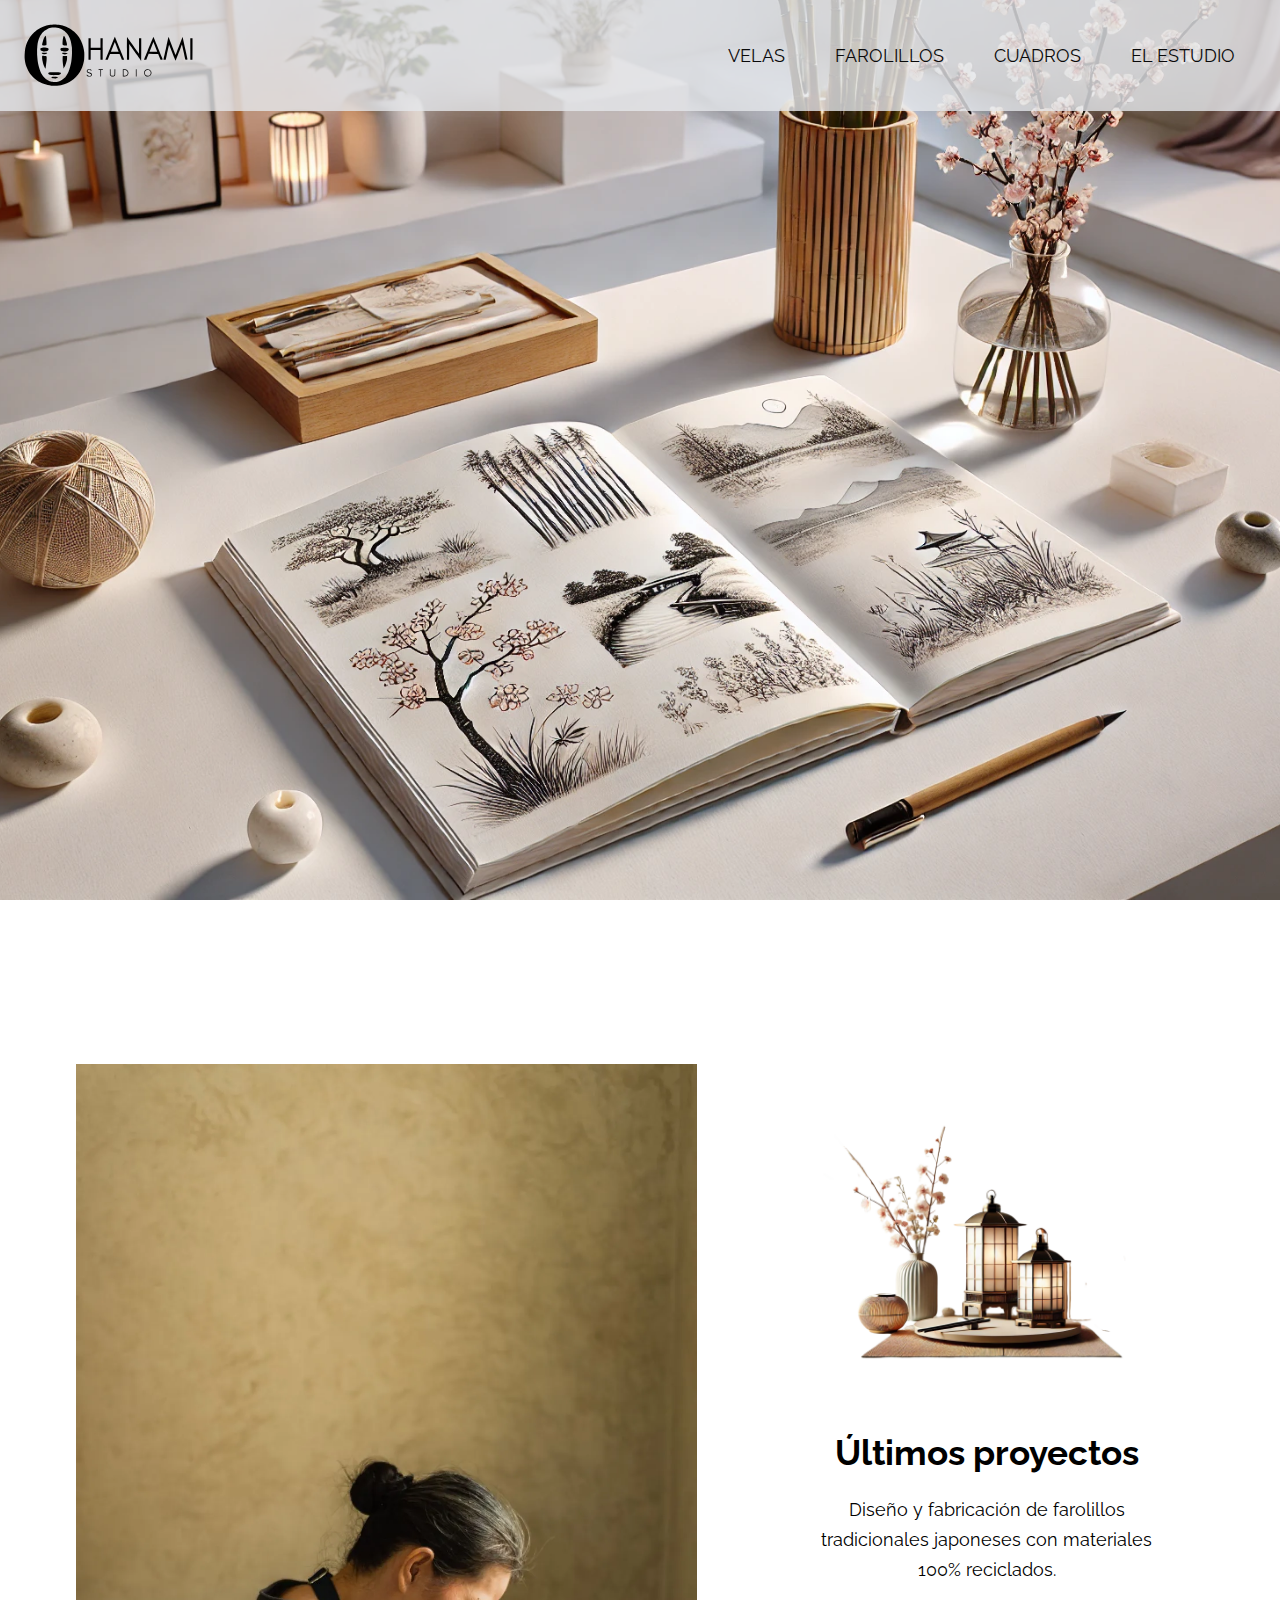
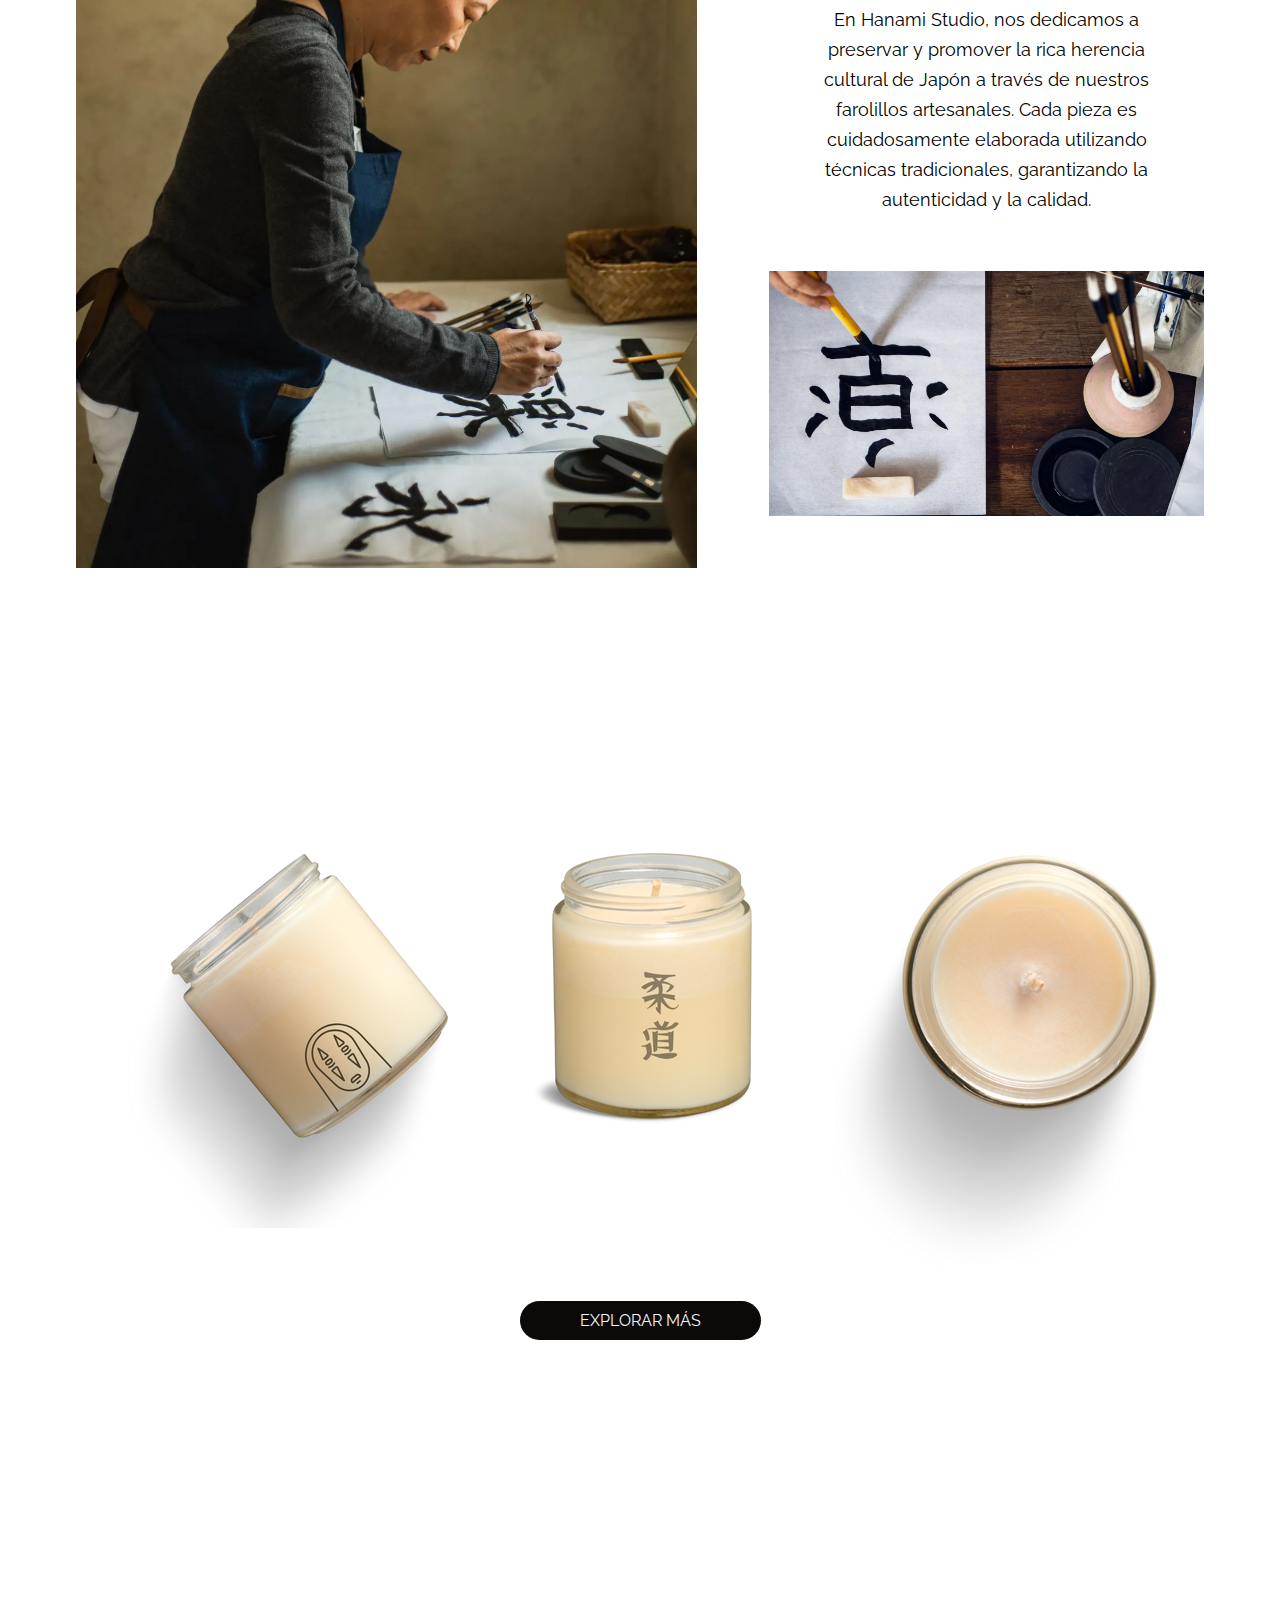
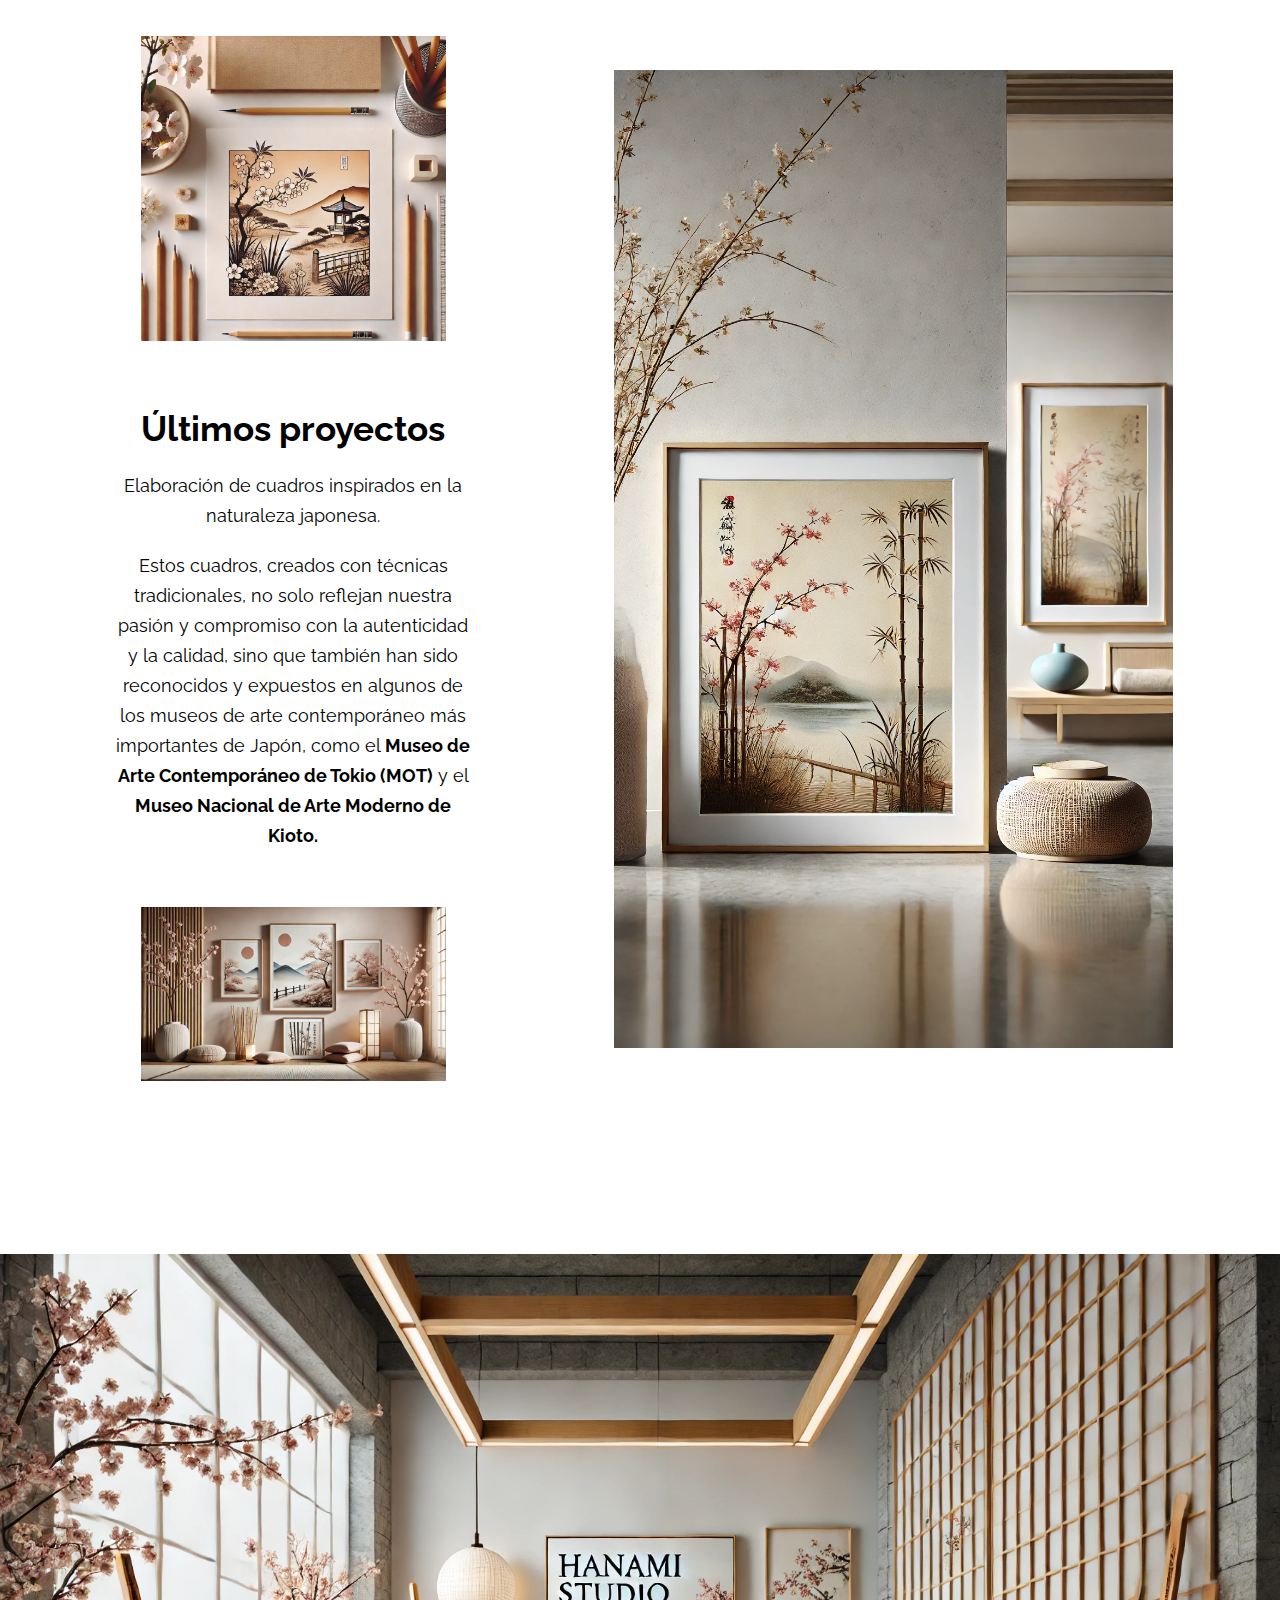
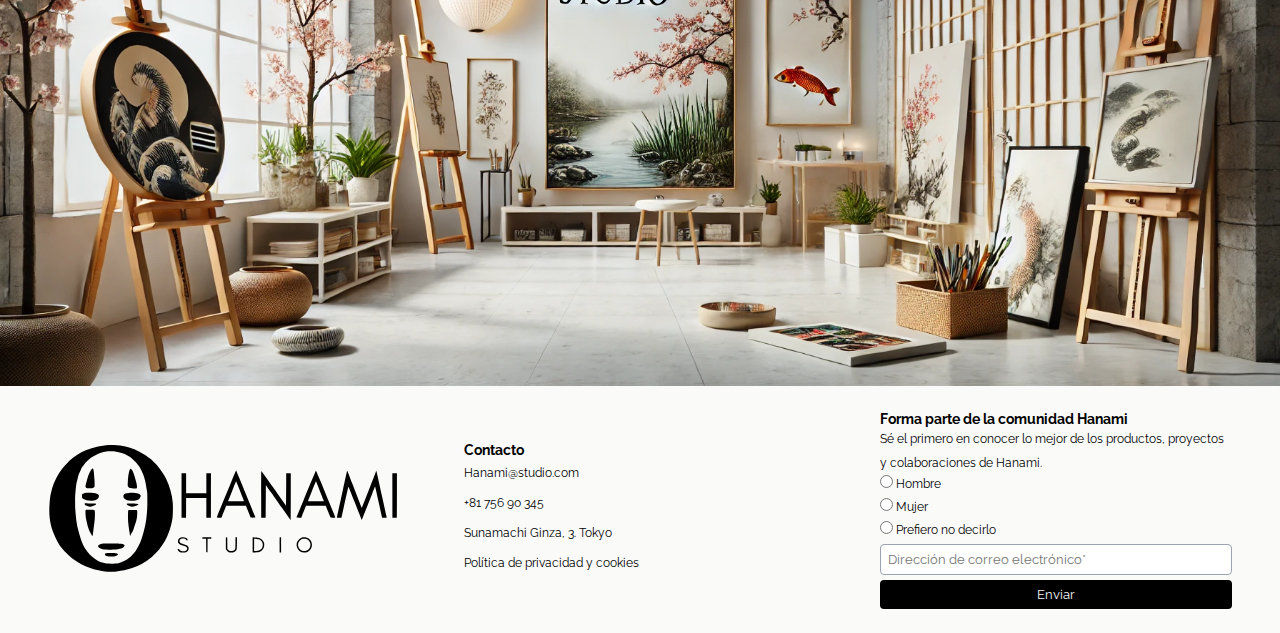
<file: index.html>
<!DOCTYPE html>
<html lang="es">

<head>
    <meta charset="UTF-8">
    <meta name="viewport" content="width=device-width, initial-scale=1.0">
    <title>Hanami Studio</title>
    <link rel="stylesheet" href="css/index.css">
    <link rel="preconnect" href="https://fonts.googleapis.com">
    <link rel="preconnect" href="https://fonts.gstatic.com" crossorigin>
    <link href="https://fonts.googleapis.com/css2?family=Raleway:ital,wght@0,100..900;1,100..900&display=swap" rel="stylesheet">
    <script defer src="js/index.js"></script>
</head>

<body>
    <!--HEADER-->
    <header class="header">
        <div class="header__overlay">
            <div class="header__logo">
                <a href="index.html">
                    <img class="header__logo__img" src="assets/logo__hanamistudio.svg" alt="logo Hanami Studio">
                </a>
            </div>
            <nav class="header__menu">
                <ul class="header__menu__links">
                    <li class="header__menu__links__link"><a href="velas.html">Velas</a></li>
                    <li class="header__menu__links__link"><a href="farolillos.html">Farolillos</a></li>
                    <li class="header__menu__links__link"><a href="cuadros.html">Cuadros</a></li>
                    <li class="header__menu__links__link"><a href="estudio.html">El Estudio</a></li>
                </ul>
                <button class="header__menu__toggle" aria-label="Abrir menú">
                    <svg xmlns="http://www.w3.org/2000/svg" class="icon icon-tabler icon-tabler-menu-2" width="30"
                        height="30" viewBox="0 0 24 24" stroke-width="2" stroke="#000000" fill="none"
                        stroke-linecap="round" stroke-linejoin="round">
                        <path stroke="none" d="M0 0h24v24H0z" fill="none" />
                        <path d="M4 6l16 0" />
                        <path d="M4 12l16 0" />
                        <path d="M4 18l16 0" />
                    </svg>
                </button>
            </nav>
        </div>
    </header>

    <!-- MOBILE MENU -->
    <nav class="header__menu--mobile">
        <button class="header__menu__close" aria-label="Cerrar menú">
            <svg xmlns="http://www.w3.org/2000/svg" class="icon icon-tabler icon-tabler-square-x" width="35" height="35"
                viewBox="0 0 24 24" stroke-width="1" stroke="#000000" fill="none" stroke-linecap="round"
                stroke-linejoin="round">
                <path stroke="none" d="M0 0h24v24H0z" fill="none" />
                <path d="M3 5a2 2 0 0 1 2 -2h14a2 2 0 0 1 2 2v14a2 2 0 0 1 -2 2h-14a2 2 0 0 1 -2 -2v-14z" />
                <path d="M9 9l6 6m0 -6l-6 6" />
            </svg>
        </button>
        <ul class="header__menu__links--mobile">
            <li class="header__menu__links__link"><a href="velas.html">Velas</a></li>
            <li class="header__menu__links__link"><a href="farolillos.html">Farolillos</a></li>
            <li class="header__menu__links__link"><a href="cuadros.html">Cuadros</a></li>
            <li class="header__menu__links__link"><a href="estudio.html">El Estudio</a></li>
        </ul>
    </nav>

    <!--ÚLTIMOS PROYECTOS: FAROLILLOS RECICLADOS -->
    <section class="proyectos">
        <div class="proyectos__content">
            <div class="proyectos__inner left">
                <picture>
                    <img src="assets/caligraphy__home.webp" alt="mujer pintando" loading="lazy">
                </picture>
            </div>
            <div class="proyectos__inner right">
                <picture>
                    <img src="assets/farolillos__home.png" alt="folio en blanco con letra japonesa" loading="lazy">
                </picture>
                <div class="proyectos__inner-text">
                    <h1>Últimos proyectos</h1>
                    <h2>Diseño y fabricación de farolillos tradicionales japoneses con materiales 100% reciclados.</h2>
                    <p> En Hanami Studio, nos dedicamos a preservar y promover la rica herencia cultural de Japón a
                        través de nuestros farolillos artesanales. Cada pieza es cuidadosamente elaborada utilizando
                        técnicas tradicionales, garantizando la autenticidad y la calidad.</p>
                </div>
                <picture>
                    <img src="assets/caligraphy__home_two.webp" alt="" loading="lazy">
                </picture>
            </div>
        </div>
    </section>

    <!--CARRUSSEL VELAS-->
    <div class="carrussel">
        <div class="carrussel__items">
            <div class="carrussel__item">
                <picture>
                    <img src="assets/vela__uno.png" alt="vela uno" loading="lazy">
                </picture>
            </div>
            <div class="carrussel__item">
                <picture>
                    <img src="assets/vela__dos.png" alt="vela dos" loading="lazy">
                </picture>
            </div>
            <div class="carrussel__item">
                <picture>
                    <img src="assets/vela__tres.png" alt="vela tres" loading="lazy">
                </picture>
            </div>
        </div>
        <a class="carrussel__btn" href="velas.html">Explorar más</a>
    </div>

    <!--ÚLTIMOS PROYECTOS: CUADROS-->
    <section class="proyectos">
        <div class="proyectos__content">
            <div class="proyectos__inner right">
                <picture>
                    <img class="img-horizontal" src="assets/cuadro__home.webp" alt="dibujo en sketchbook"
                        loading="lazy">
                </picture>
                <div class="proyectos__inner-text">
                    <span>Últimos proyectos</span>
                    <h2>Elaboración de cuadros inspirados en la naturaleza japonesa.</h2>
                    <p>Estos cuadros, creados con técnicas tradicionales, no solo reflejan nuestra pasión y compromiso
                        con la autenticidad y la calidad, sino que también han sido reconocidos y expuestos en algunos
                        de los museos de arte contemporáneo más importantes de Japón, como el <strong>Museo de Arte
                            Contemporáneo de Tokio (MOT)</strong> y el <strong>Museo Nacional de Arte Moderno de Kioto.
                        </strong></p>
                </div>
                <picture>
                    <img class="img-horizontal" src="assets/cuadro__horizontal-home.webp" alt="cuadro de Hanami Studio"
                        loading="lazy">
                </picture>
            </div>
            <div class="proyectos__inner left">
                <picture>
                    <img class="img-vertical" src="assets/cuadro__vertical-home.webp"
                        alt="cuadro de Hanami Studio en pared" loading="lazy">
                </picture>
            </div>
        </div>
    </section>

    <!--SLIDER AUTOMÁTICO CON JS-->
    <div class="slider">
        <div class="slider__container">
            <div class="slider__img">
                <picture>
                    <img src="assets/slider__home-uno.webp" alt="cuaderno apoyado en mesa" loading="lazy">
                </picture>
            </div>
            <div class="slider__img">
                <picture>
                    <img src="assets/slider__home-dos.webp" alt="interior del estudio" loading="lazy">
                </picture>
            </div>
            <div class="slider__img">
                <picture>
                    <img src="assets/slider__home-tres.webp" alt="farolillos tradicionales japoneses" loading="lazy">
                </picture>
            </div>
        </div>
    </div>

    <!-- FOOTER -->
    <footer class="footer">
        <div class="footer__column">
            <div class="footer__logo">
                <img src="assets/logo__hanamistudio.svg" alt="Logo Hanami Studio" loading="lazy">
            </div>
        </div>
        <div class="footer__column">
            <div class="footer__contact">
                <h4>Contacto</h4>
                <ul>
                    <li>Hanami@studio.com</li>
                    <li>+81 756 90 345</li>
                    <li>Sunamachi Ginza, 3. Tokyo</li>
                    <li>Política de privacidad y cookies</li>
                </ul>
            </div>
        </div>
        <div class="footer__column">
            <div class="footer__subscription">
                <h4>Forma parte de la comunidad Hanami</h4>
                <p>Sé el primero en conocer lo mejor de los productos, proyectos y colaboraciones de Hanami.</p>
                <form action="#" method="POST">
                    <label><input type="radio" name="gender" value="Hombre"> Hombre</label>
                    <label><input type="radio" name="gender" value="Mujer"> Mujer</label>
                    <label><input type="radio" name="gender" value="Prefiero no decirlo"> Prefiero no decirlo</label>
                    <input type="email" placeholder="Dirección de correo electrónico*" required> <!--Necesario rellenar el campo del correo para enviar información-->
                    <button type="submit">Enviar</button>
                </form>
            </div>
        </div>
    </footer>
</body>

</html>
</file>
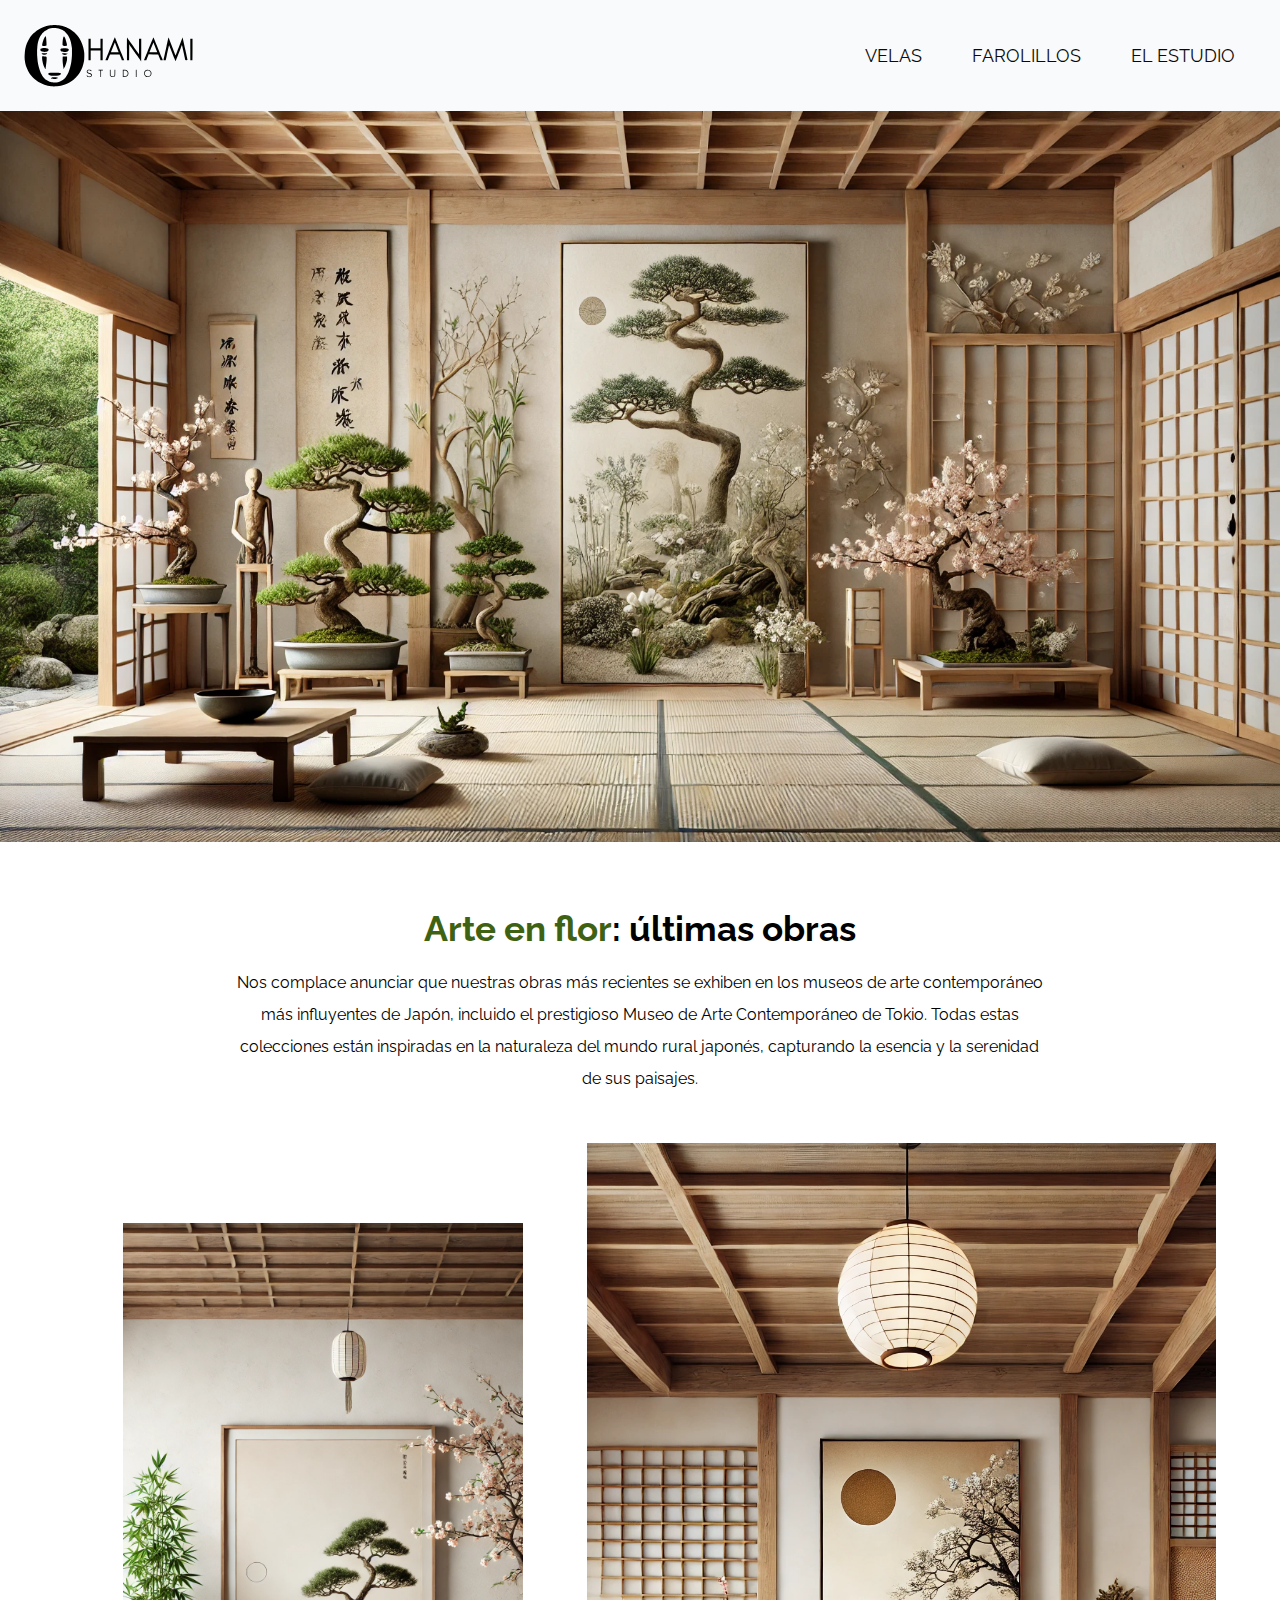
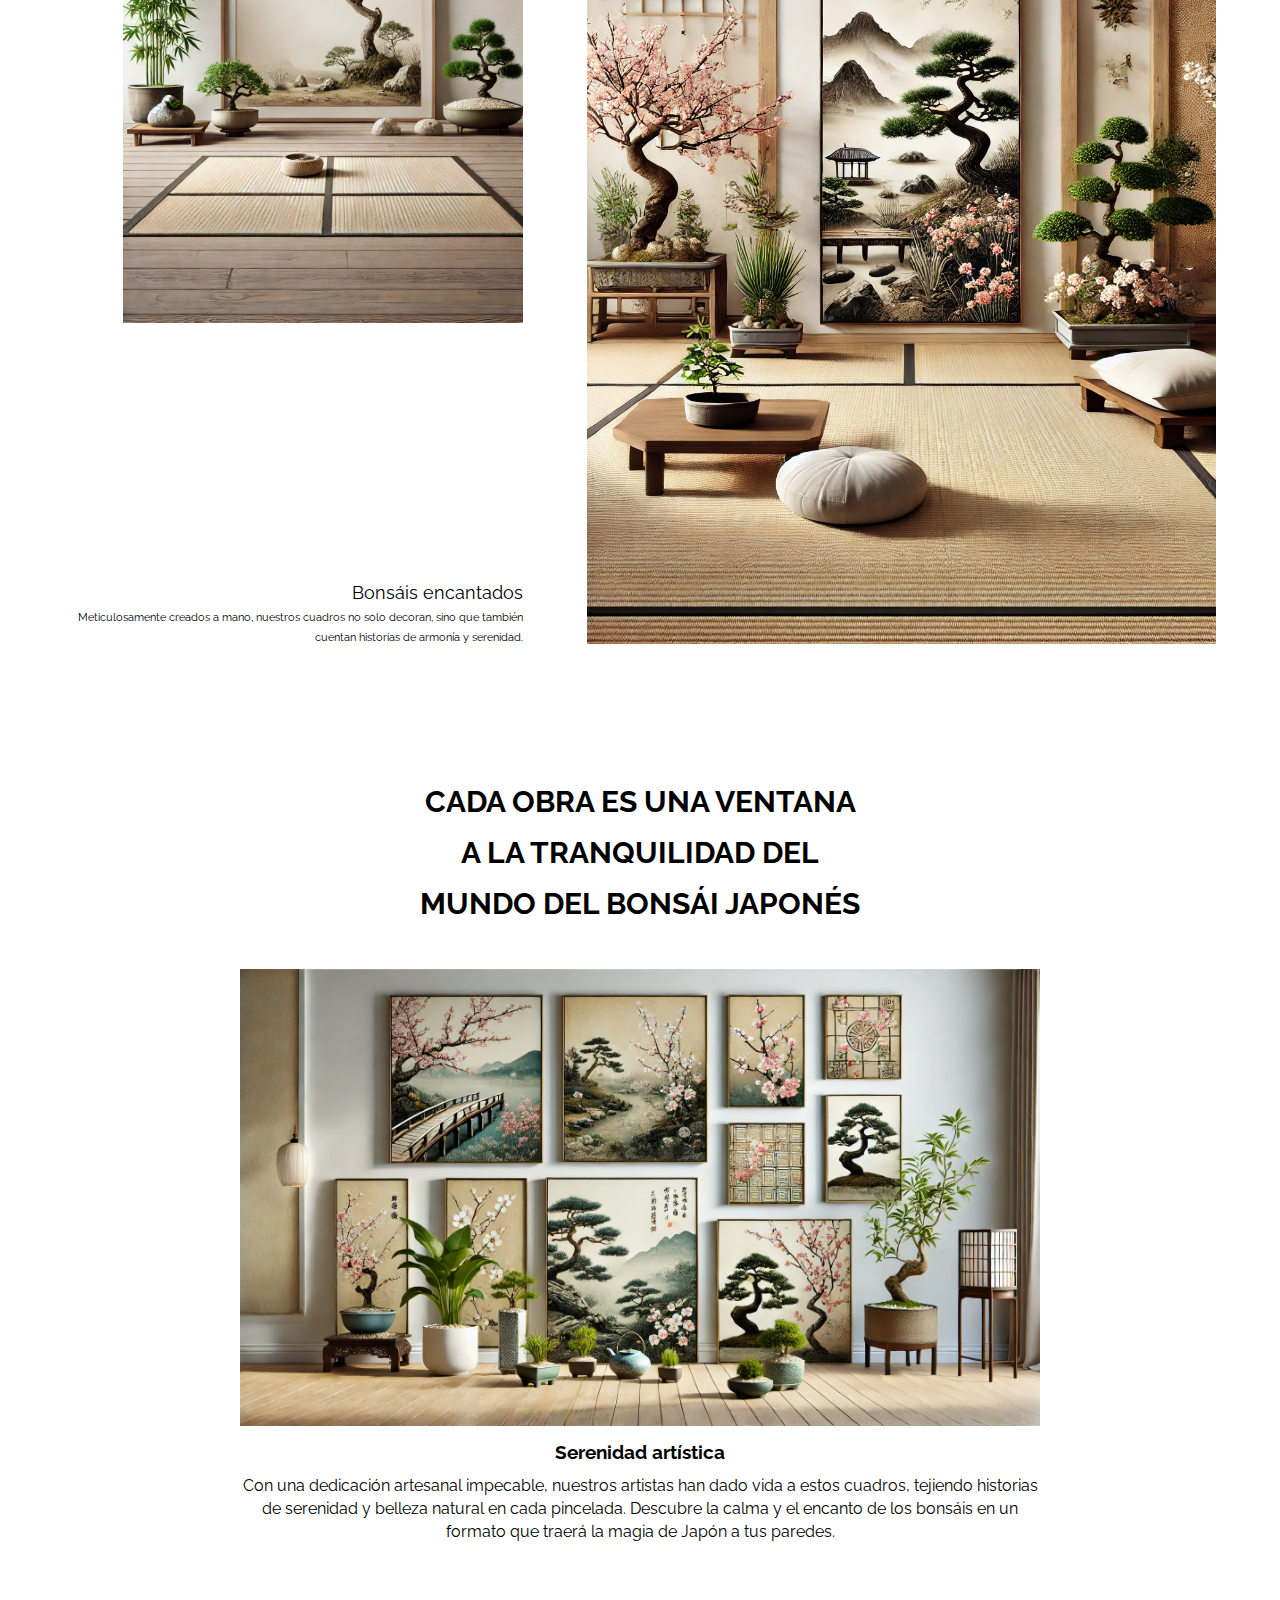
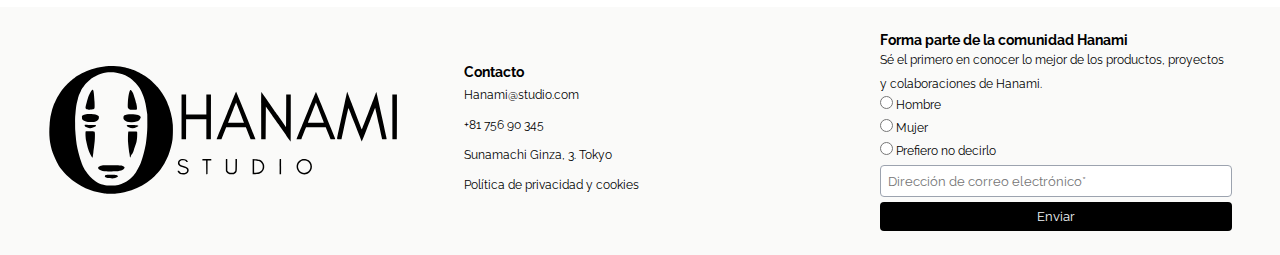
<file: cuadros.html>
<!DOCTYPE html>
<html lang="es">

<head>
    <meta charset="UTF-8">
    <meta name="viewport" content="width=device-width, initial-scale=1.0">
    <title>Cuadros</title>
    <link rel="stylesheet" href="css/index.css">
    <link rel="preconnect" href="https://fonts.googleapis.com">
    <link rel="preconnect" href="https://fonts.gstatic.com" crossorigin>
    <link href="https://fonts.googleapis.com/css2?family=Raleway:ital,wght@0,100..900;1,100..900&display=swap" rel="stylesheet">
    <script defer src="js/index.js"></script>
</head>

<body>
    <!--HEADER-->
    <header class="header__nobackground">
        <div class="header__overlay-nobackground">
            <div class="header__logo">
                <a style="display: flex; justify-content: center;" href="index.html">
                    <img class="header__logo__img" src="assets/logo__hanamistudio.svg" alt="Logo Hanami Studio">
                </a>
            </div>
            <nav class="header__menu">
                <ul class="header__menu__links">
                    <li class="header__menu__links__link"><a href="velas.html">Velas</a></li>
                    <li class="header__menu__links__link"><a href="farolillos.html">Farolillos</a></li>
                    <li class="header__menu__links__link"><a href="estudio.html">El Estudio</a></li>
                </ul>
                <button class="header__menu__toggle" aria-label="Abrir menú">
                    <svg xmlns="http://www.w3.org/2000/svg" class="icon icon-tabler icon-tabler-menu-2" width="30"
                        height="30" viewBox="0 0 24 24" stroke-width="2" stroke="#000000" fill="none"
                        stroke-linecap="round" stroke-linejoin="round">
                        <path stroke="none" d="M0 0h24v24H0z" fill="none" />
                        <path d="M4 6l16 0" />
                        <path d="M4 12l16 0" />
                        <path d="M4 18l16 0" />
                    </svg>
                </button>
            </nav>
        </div>

        <!-- MOBILE MENU -->
        <nav class="header__menu--mobile">
            <button class="header__menu__close" aria-label="cerrar menú">
                <svg xmlns="http://www.w3.org/2000/svg" class="icon icon-tabler icon-tabler-square-x" width="35"
                    height="35" viewBox="0 0 24 24" stroke-width="1" stroke="#000000" fill="none" stroke-linecap="round"
                    stroke-linejoin="round">
                    <path stroke="none" d="M0 0h24v24H0z" fill="none" />
                    <path d="M3 5a2 2 0 0 1 2 -2h14a2 2 0 0 1 2 2v14a2 2 0 0 1 -2 2h-14a2 2 0 0 1 -2 -2v-14z" />
                    <path d="M9 9l6 6m0 -6l-6 6" />
                </svg>
            </button>
            <ul class="header__menu__links--mobile">
                <li class="header__menu__links__link"><a href="index.html"><svg xmlns="http://www.w3.org/2000/svg"
                            class="icon icon-tabler icon-tabler-home" width="44" height="44" viewBox="0 0 24 24"
                            stroke-width="1" stroke="#000000" fill="none" stroke-linecap="round"
                            stroke-linejoin="round">
                            <path stroke="none" d="M0 0h24v24H0z" fill="none" />
                            <path d="M5 12l-2 0l9 -9l9 9l-2 0" />
                            <path d="M5 12v7a2 2 0 0 0 2 2h10a2 2 0 0 0 2 -2v-7" />
                            <path d="M9 21v-6a2 2 0 0 1 2 -2h2a2 2 0 0 1 2 2v6" />
                        </svg></a></li>
                <li class="header__menu__links__link"><a href="velas.html">Velas</a></li>
                <li class="header__menu__links__link"><a href="farolillos.html">Farolillos</a></li>
                <li class="header__menu__links__link"><a href="estudio.html">El Estudio</a></li>
            </ul>
        </nav>
    </header>

    <!--BANNER-->
    <div class="banner">
        <picture>
            <img class="banner__img" src="assets/cuadros__background.webp"
                alt="cuadros de naturaleza de Japón en pared">
        </picture>
    </div>

    <!--TEXTO INTRODUCTORIO COLECCIÓN CUADROS-->
    <section class="introduction">
        <div class="introduction__container">
            <h1 class="introduction__title"><span style="color: #3f6212;">Arte en flor</span>: últimas obras</h1>
            <p class="introduction__text">Nos complace anunciar que nuestras obras más recientes se exhiben en los
                museos de arte contemporáneo más influyentes de Japón, incluido el prestigioso Museo de Arte
                Contemporáneo de Tokio. Todas estas colecciones están inspiradas en la naturaleza del mundo rural
                japonés, capturando la esencia y la serenidad de sus paisajes.</p>
        </div>
    </section>

    <!--IMÁGENES DESCOLOCADAS-->
    <section class="staggered">
        <div class="staggered__container">
            <div class="staggered__bottom">
                <picture>
                    <img class="staggered__bottom-img" src="assets/cuadros__bottom.webp"
                        alt="habitación con plantas y un cuadro de un bonsái japonés" loading="lazy">
                </picture>
                <div class="staggered__bottom-text">
                    <h2>Bonsáis encantados</h2>
                        <p> Meticulosamente creados a mano, nuestros cuadros no solo decoran, sino que también cuentan
                            historias de armonía y serenidad.</p>
                </div>
            </div>
            <div class="staggered__top">
                <picture>
                    <img class="staggered__top-img" src="assets/cuadros__top.webp" alt="habitación con cuadros"
                        loading="lazy">
                </picture>
            </div>
        </div>
    </section>

    <!--TEXTO PRINCIPAL-->
    <section class="principal">
        <div class="principal__container">
            <div class="principal__text">
                <p>Cada obra es una ventana a la tranquilidad del mundo del bonsái japonés</p>
            </div>
            <div class="principal__img">
                <picture>
                    <img src="assets/cuadros__principal.webp" alt="colección de cuadros de naturaleza japonesa"
                        loading="lazy">
                </picture>
                <div class="principal__img-text">
                    <h3>Serenidad artística</h3>
                    <p>Con una dedicación artesanal impecable, nuestros artistas han dado vida a estos cuadros, tejiendo
                        historias de serenidad y belleza natural en cada pincelada. Descubre la calma y el encanto de
                        los bonsáis en un formato que traerá la magia de Japón a tus paredes.</p>
                </div>
            </div>
        </div>
    </section>

    <!-- FOOTER -->
    <footer class="footer">
        <div class="footer__column">
            <div class="footer__logo">
                <img src="assets/logo__hanamistudio.svg" alt="Logo Hanami Studio" loading="lazy">
            </div>
        </div>
        <div class="footer__column">
            <div class="footer__contact">
                <h4>Contacto</h4>
                <ul>
                    <li>Hanami@studio.com</li>
                    <li>+81 756 90 345</li>
                    <li>Sunamachi Ginza, 3. Tokyo</li>
                    <li>Política de privacidad y cookies</li>
                </ul>
            </div>
        </div>
        <div class="footer__column">
            <div class="footer__subscription">
                <h4>Forma parte de la comunidad Hanami</h4>
                <p>Sé el primero en conocer lo mejor de los productos, proyectos y colaboraciones de Hanami.</p>
                <form action="#" method="POST">
                    <label><input type="radio" name="gender" value="Hombre"> Hombre</label>
                    <label><input type="radio" name="gender" value="Mujer"> Mujer</label>
                    <label><input type="radio" name="gender" value="Prefiero no decirlo"> Prefiero no decirlo</label>
                    <input type="email" placeholder="Dirección de correo electrónico*" required>
                    <button type="submit">Enviar</button>
                </form>
            </div>
        </div>
    </footer>
</body>

</html>
</file>
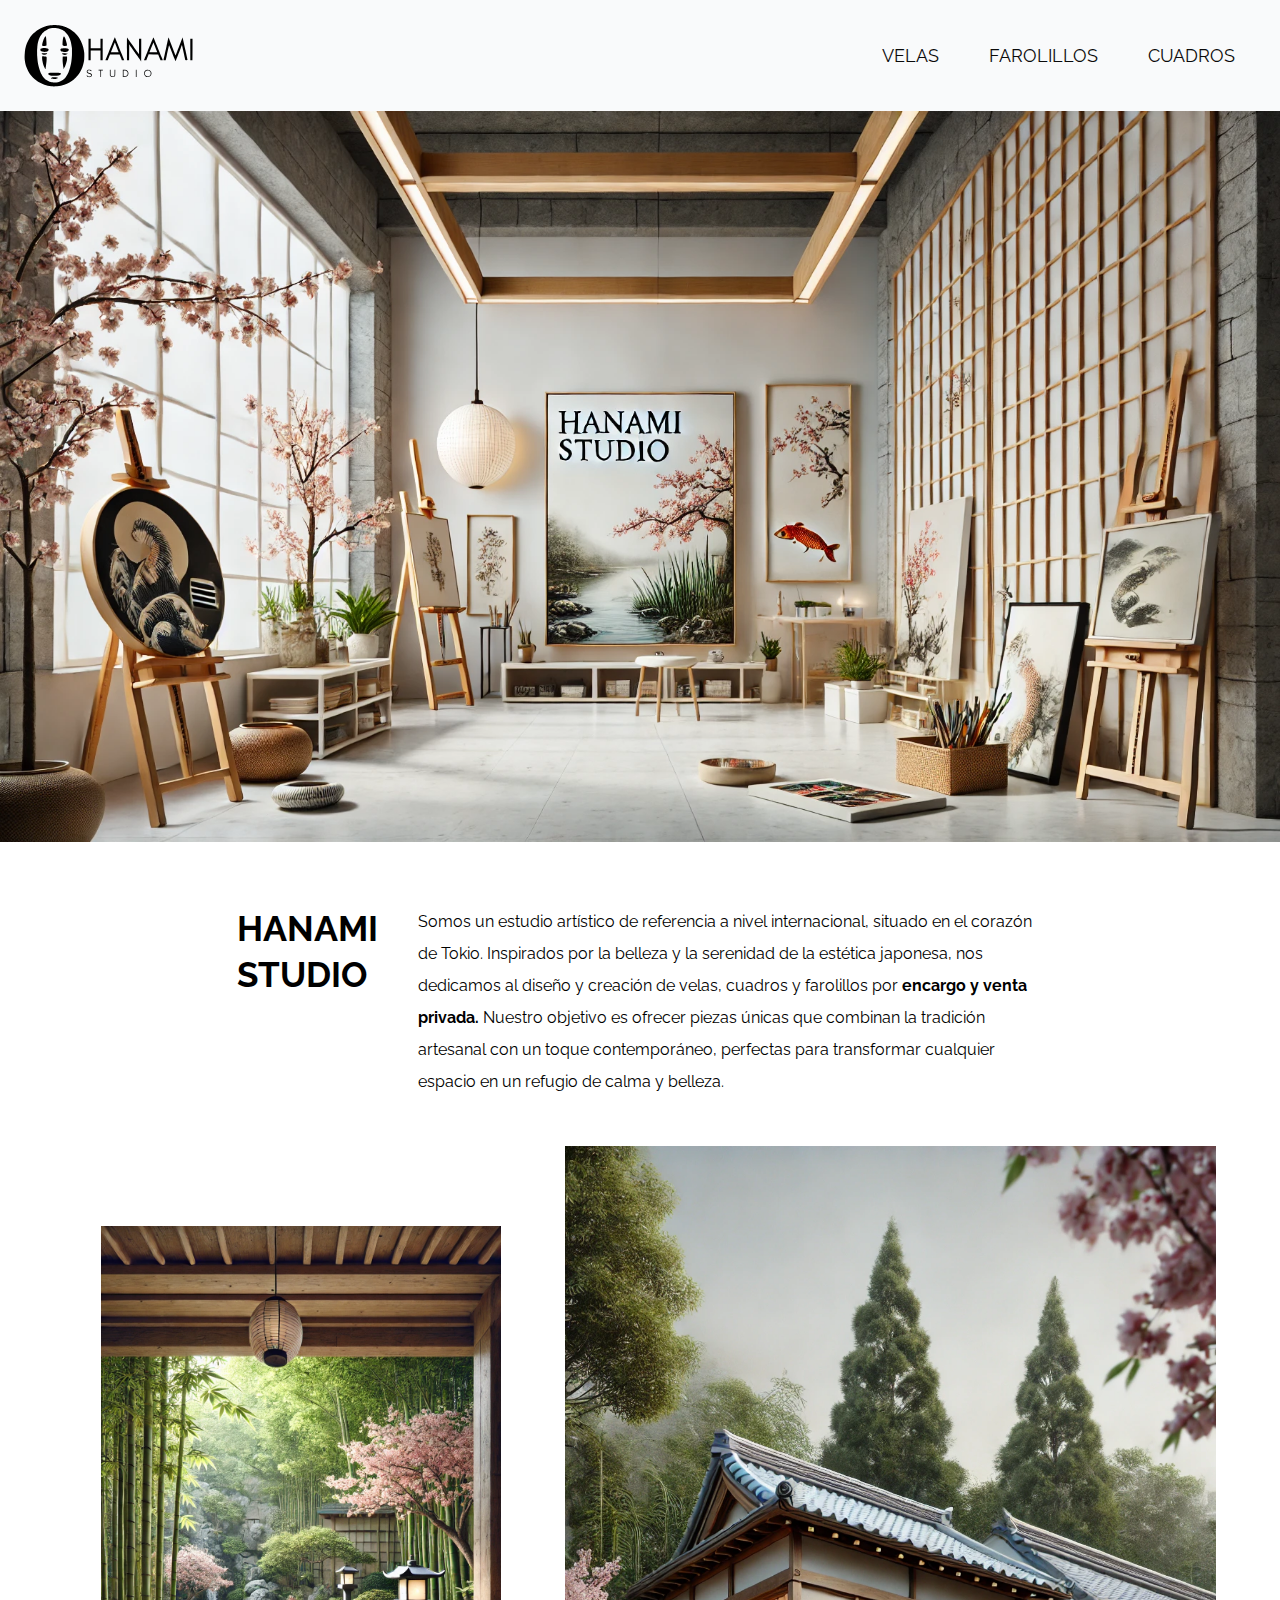
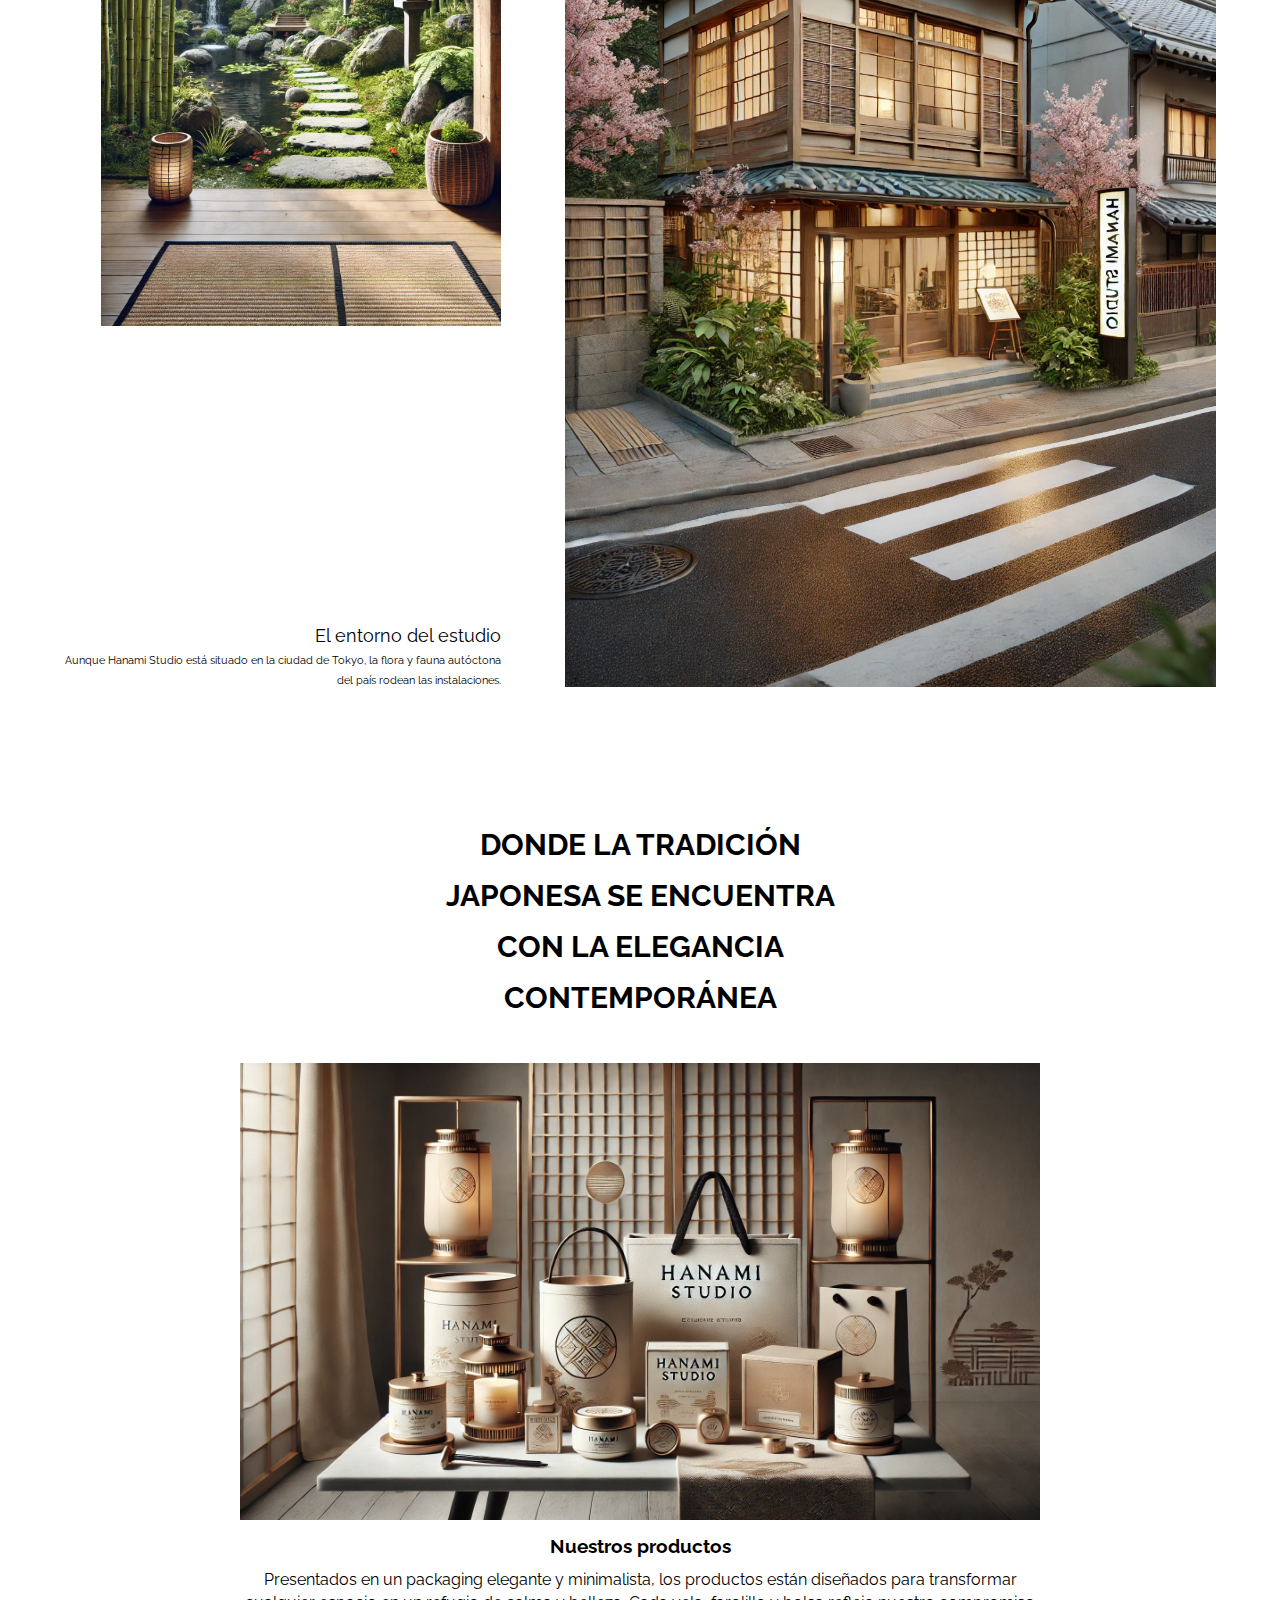
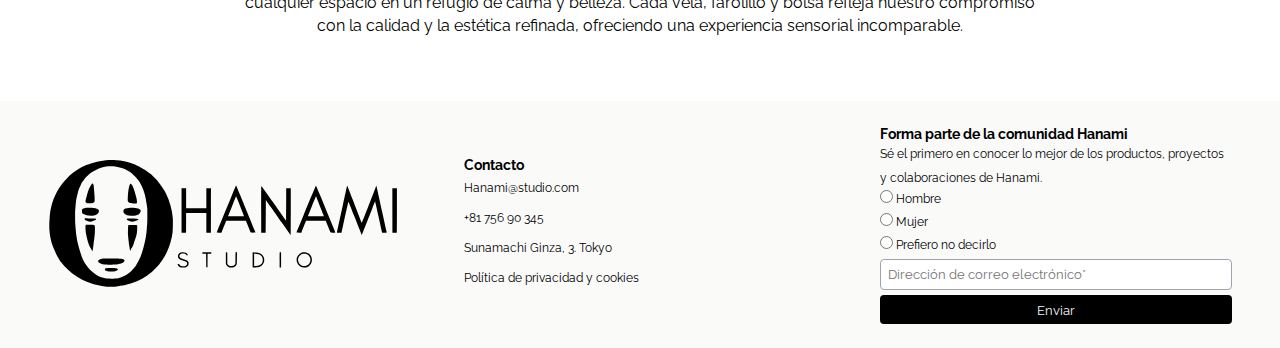
<file: estudio.html>
<!DOCTYPE html>
<html lang="es">

<head>
    <meta charset="UTF-8">
    <meta name="viewport" content="width=device-width, initial-scale=1.0">
    <title>El Estudio</title>
    <link rel="stylesheet" href="css/index.css">
    <link rel="preconnect" href="https://fonts.googleapis.com">
    <link rel="preconnect" href="https://fonts.gstatic.com" crossorigin>
    <link href="https://fonts.googleapis.com/css2?family=Raleway:ital,wght@0,100..900;1,100..900&display=swap" rel="stylesheet">
    <script defer src="js/index.js"></script>
</head>

<body>
    <!--HEADER-->
    <header class="header__nobackground">
        <div class="header__overlay-nobackground">
            <div class="header__logo">
                <a style="display: flex; justify-content: center;" href="index.html">
                    <img class="header__logo__img" src="assets/logo__hanamistudio.svg" alt="Logo Hanami Studio">
                </a>
            </div>
            <nav class="header__menu">
                <ul class="header__menu__links">
                    <li class="header__menu__links__link"><a href="velas.html">Velas</a></li>
                    <li class="header__menu__links__link"><a href="farolillos.html">Farolillos</a></li>
                    <li class="header__menu__links__link"><a href="cuadros.html">Cuadros</a></li>
                </ul>
                <button class="header__menu__toggle" aria-label="Abrir menú">
                    <svg xmlns="http://www.w3.org/2000/svg" class="icon icon-tabler icon-tabler-menu-2" width="30"
                        height="30" viewBox="0 0 24 24" stroke-width="2" stroke="#000000" fill="none"
                        stroke-linecap="round" stroke-linejoin="round">
                        <path stroke="none" d="M0 0h24v24H0z" fill="none" />
                        <path d="M4 6l16 0" />
                        <path d="M4 12l16 0" />
                        <path d="M4 18l16 0" />
                    </svg>
                </button>
            </nav>
        </div>

        <!-- MOBILE MENU -->
        <nav class="header__menu--mobile">
            <button class="header__menu__close" aria-label="cerrar menú">
                <svg xmlns="http://www.w3.org/2000/svg" class="icon icon-tabler icon-tabler-square-x" width="35"
                    height="35" viewBox="0 0 24 24" stroke-width="1" stroke="#000000" fill="none" stroke-linecap="round"
                    stroke-linejoin="round">
                    <path stroke="none" d="M0 0h24v24H0z" fill="none" />
                    <path d="M3 5a2 2 0 0 1 2 -2h14a2 2 0 0 1 2 2v14a2 2 0 0 1 -2 2h-14a2 2 0 0 1 -2 -2v-14z" />
                    <path d="M9 9l6 6m0 -6l-6 6" />
                </svg>
            </button>
            <ul class="header__menu__links--mobile">
                <li class="header__menu__links__link"><a href="index.html"><svg xmlns="http://www.w3.org/2000/svg"
                            class="icon icon-tabler icon-tabler-home" width="44" height="44" viewBox="0 0 24 24"
                            stroke-width="1" stroke="#000000" fill="none" stroke-linecap="round"
                            stroke-linejoin="round">
                            <path stroke="none" d="M0 0h24v24H0z" fill="none" />
                            <path d="M5 12l-2 0l9 -9l9 9l-2 0" />
                            <path d="M5 12v7a2 2 0 0 0 2 2h10a2 2 0 0 0 2 -2v-7" />
                            <path d="M9 21v-6a2 2 0 0 1 2 -2h2a2 2 0 0 1 2 2v6" />
                        </svg></a></li>
                <li class="header__menu__links__link"><a href="velas.html">Velas</a></li>
                <li class="header__menu__links__link"><a href="farolillos.html">Farolillos</a></li>
                <li class="header__menu__links__link"><a href="cuadros.html">Cuadros</a></li>
            </ul>
        </nav>
    </header>

    <!--BANNER-->
    <div class="banner">
        <picture>
            <img class="banner__img" src="assets/estudio__background.webp"
                alt="interior de una habitación de Hanami Studio">
        </picture>
    </div>

    <!--TEXTO PRESENTACIÓN DE HANAMI STUDIO-->
    <section class="introduction">
        <div class="introduction__container row">
            <div class="introduction__content row">
                <h1 class="introduction__title"><span style="text-transform: uppercase;">Hanami studio</span></h1>
                <p class="introduction__text">Somos un estudio artístico de referencia a nivel internacional, situado en
                    el corazón de Tokio. Inspirados por la belleza y la serenidad de la estética japonesa, nos dedicamos
                    al diseño y creación de velas, cuadros y farolillos por <strong>encargo y venta privada.</strong>
                    Nuestro objetivo es ofrecer piezas únicas que combinan la tradición artesanal con un toque
                    contemporáneo, perfectas para transformar cualquier espacio en un refugio de calma y belleza.</p>
            </div>
        </div>
    </section>


    <!--IMÁGENES DESCOLOCADAS-->
    <section class="staggered">
        <div class="staggered__container">
            <div class="staggered__bottom">
                <picture>
                    <img class="staggered__bottom-img" src="assets/estudio__bottom.webp" alt="jardín del estudio"
                        loading="lazy">
                </picture>
                <div class="staggered__bottom-text">
                    <h2>El entorno del estudio</h2>
                        <p>Aunque Hanami Studio está situado en la ciudad de Tokyo, la flora y fauna autóctona del país
                            rodean las instalaciones.</p>
                </div>
            </div>
            <div class="staggered__top">
                <picture>
                    <img class="staggered__top-img" src="assets/estudio__top.webp" alt="edificio de Hanami Studio"
                        loading="lazy">
                </picture>
            </div>
        </div>
    </section>

    <!--TEXTO PRINCIPAL-->
    <section class="principal">
        <div class="principal__container">
            <div class="principal__text">
                <p>Donde la tradición japonesa se encuentra con la elegancia contemporánea</p>
            </div>
            <div class="principal__img">
                <picture>
                    <img src="assets/estudio__principal.webp" alt="" loading="lazy">
                </picture>
                <div class="principal__img-text">
                    <h3>Nuestros productos</h3>
                    <p>Presentados en un packaging elegante y minimalista, los productos están diseñados para
                        transformar cualquier espacio en un refugio de calma y belleza. Cada vela, farolillo y bolsa
                        refleja nuestro compromiso con la calidad y la estética refinada, ofreciendo una experiencia
                        sensorial incomparable.</p>
                </div>
            </div>
        </div>
    </section>

    <!-- FOOTER -->
    <footer class="footer">
        <div class="footer__column">
            <div class="footer__logo">
                <img src="assets/logo__hanamistudio.svg" alt="Logo Hanami Studio" loading="lazy">
            </div>
        </div>
        <div class="footer__column">
            <div class="footer__contact">
                <h4>Contacto</h4>
                <ul>
                    <li>Hanami@studio.com</li>
                    <li>+81 756 90 345</li>
                    <li>Sunamachi Ginza, 3. Tokyo</li>
                    <li>Política de privacidad y cookies</li>
                </ul>
            </div>
        </div>
        <div class="footer__column">
            <div class="footer__subscription">
                <h4>Forma parte de la comunidad Hanami</h4>
                <p>Sé el primero en conocer lo mejor de los productos, proyectos y colaboraciones de Hanami.</p>
                <form action="#" method="POST">
                    <label><input type="radio" name="gender" value="Hombre"> Hombre</label>
                    <label><input type="radio" name="gender" value="Mujer"> Mujer</label>
                    <label><input type="radio" name="gender" value="Prefiero no decirlo"> Prefiero no decirlo</label>
                    <input type="email" placeholder="Dirección de correo electrónico*" required>
                    <button type="submit">Enviar</button>
                </form>
            </div>
        </div>
    </footer>
</body>

</html>
</file>
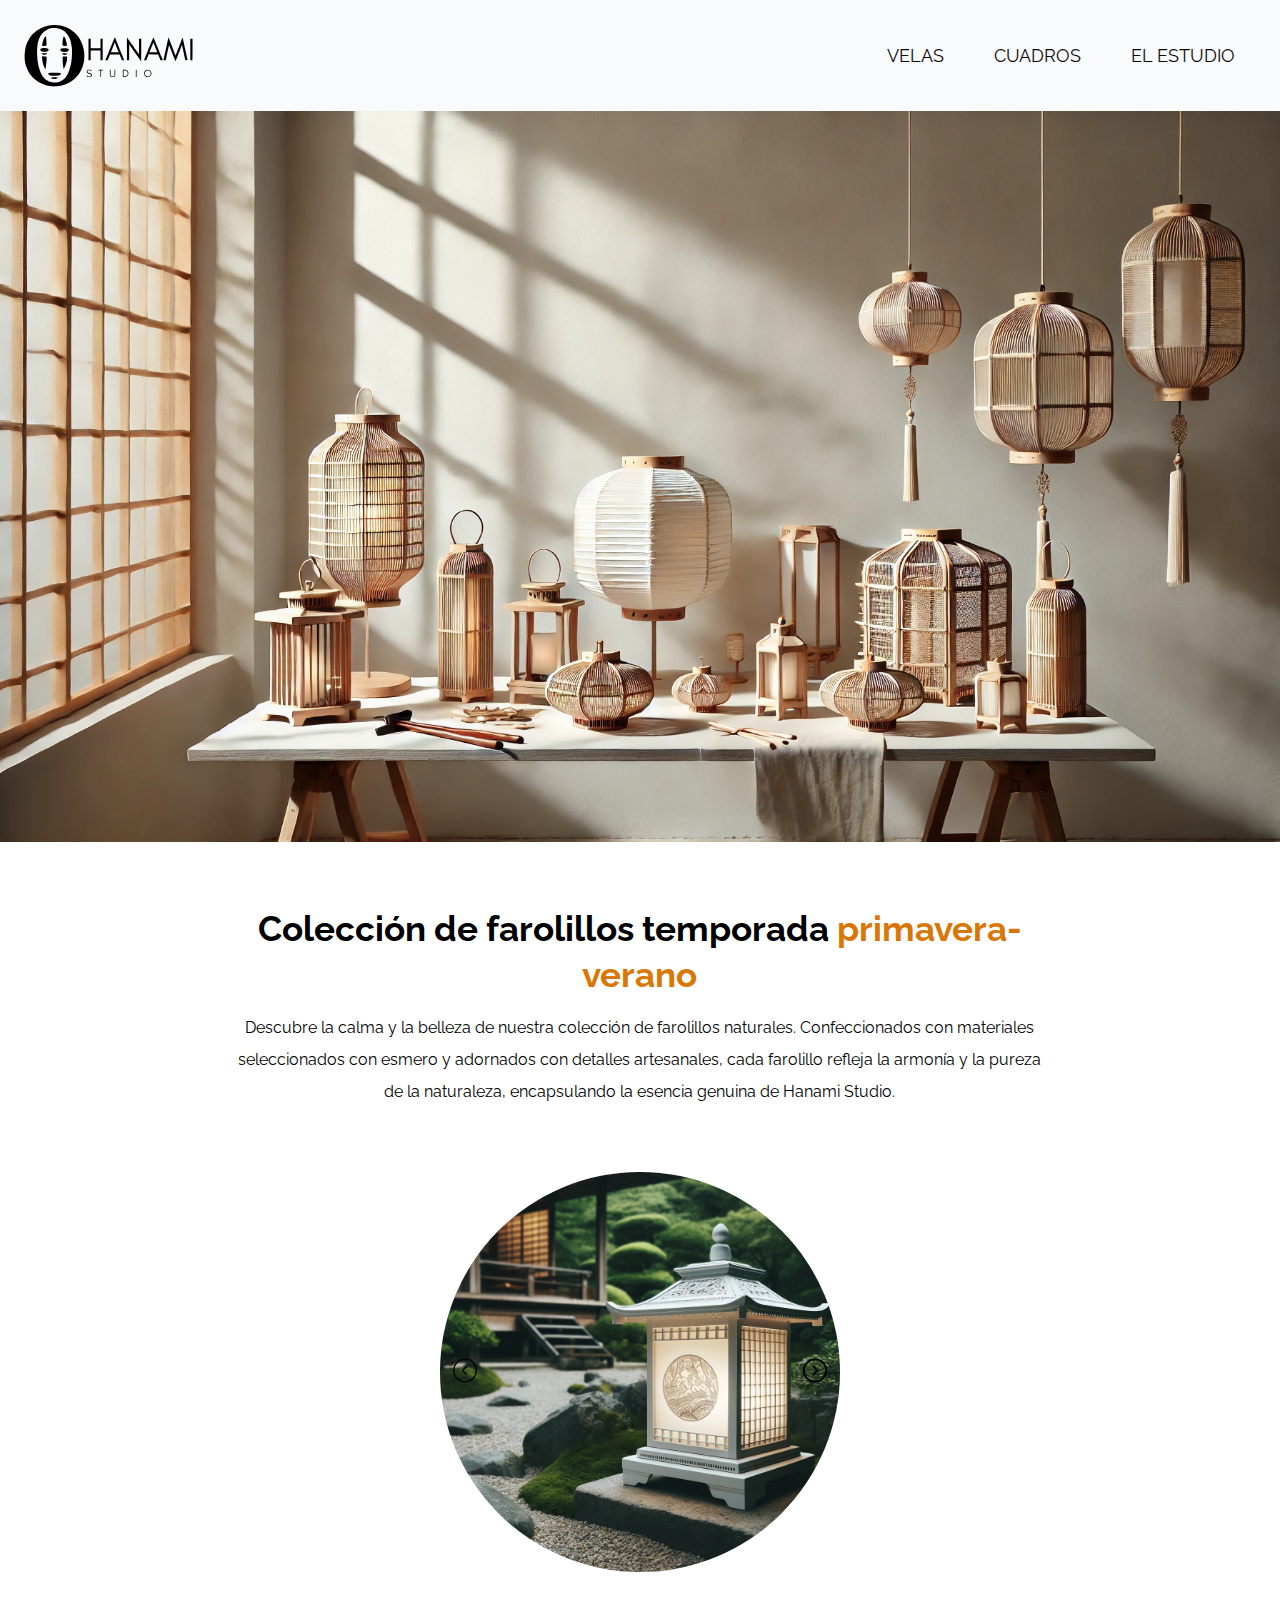
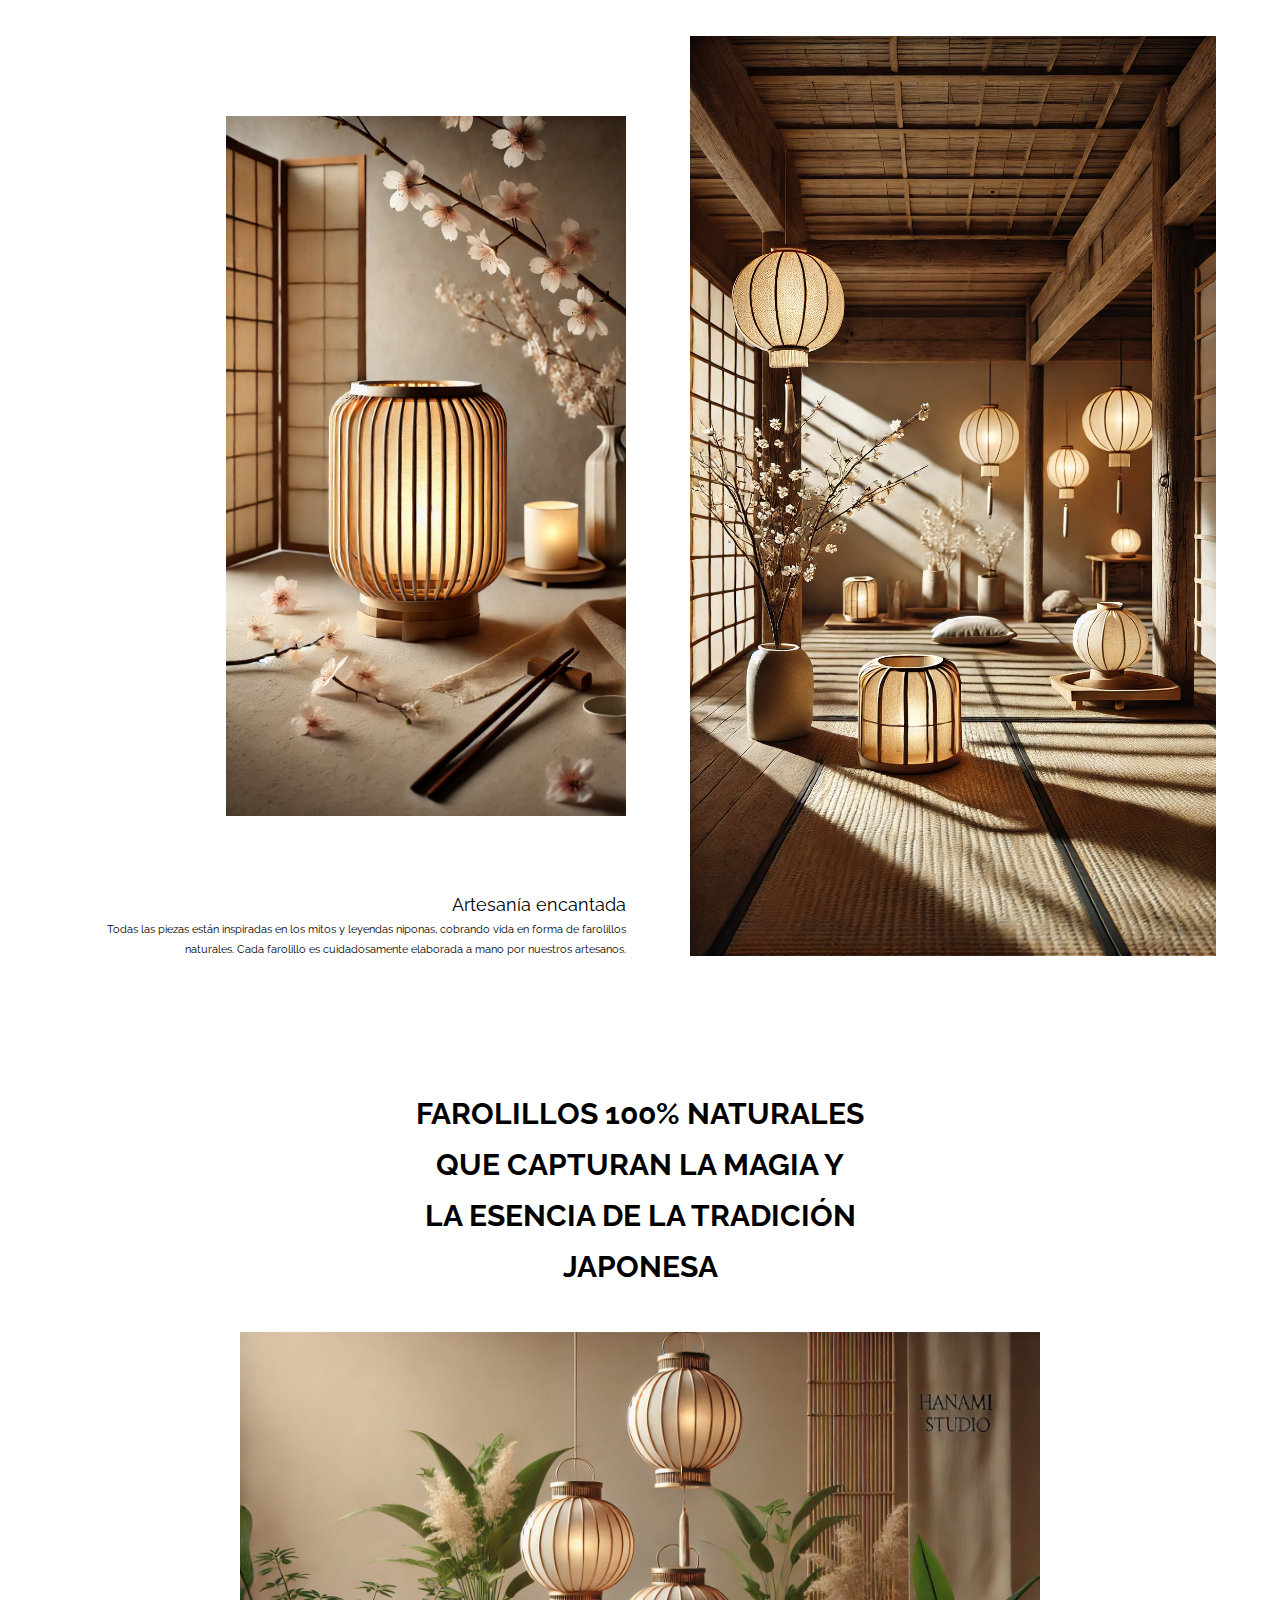
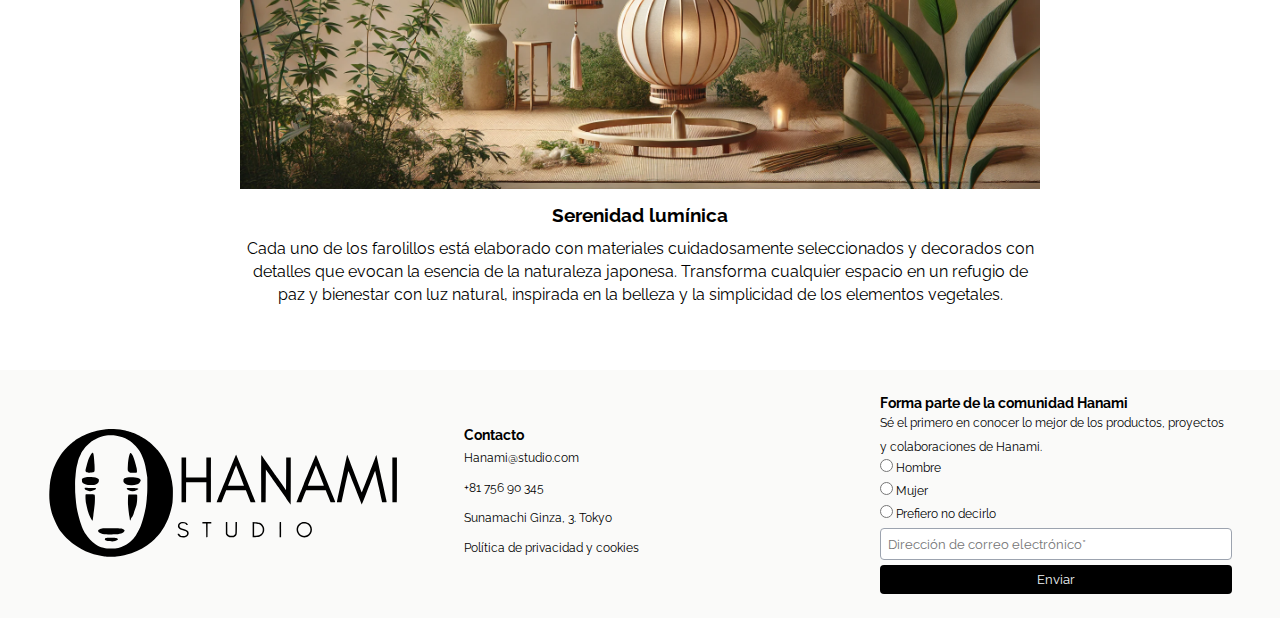
<file: farolillos.html>
<!DOCTYPE html>
<html lang="es">

<head>
    <meta charset="UTF-8">
    <meta name="viewport" content="width=device-width, initial-scale=1.0">
    <title>Farolillos</title>
    <link rel="stylesheet" href="css/index.css">
    <link rel="preconnect" href="https://fonts.googleapis.com">
    <link rel="preconnect" href="https://fonts.gstatic.com" crossorigin>
    <link href="https://fonts.googleapis.com/css2?family=Raleway:ital,wght@0,100..900;1,100..900&display=swap" rel="stylesheet">
    <script defer src="js/index.js"></script>
</head>

<body>
    <!--HEADER-->
    <header class="header__nobackground">
        <div class="header__overlay-nobackground">
            <div class="header__logo">
                <a style="display: flex; justify-content: center;" href="index.html">
                    <img class="header__logo__img" src="assets/logo__hanamistudio.svg" alt="Logo Hanami Studio">
                </a>
            </div>
            <nav class="header__menu">
                <ul class="header__menu__links">
                    <li class="header__menu__links__link"><a href="velas.html">Velas</a></li>
                    <li class="header__menu__links__link"><a href="cuadros.html">Cuadros</a></li>
                    <li class="header__menu__links__link"><a href="estudio.html">El Estudio</a></li>
                </ul>
                <button class="header__menu__toggle" aria-label="Abrir menú">
                    <svg xmlns="http://www.w3.org/2000/svg" class="icon icon-tabler icon-tabler-menu-2" width="30"
                        height="30" viewBox="0 0 24 24" stroke-width="2" stroke="#000000" fill="none"
                        stroke-linecap="round" stroke-linejoin="round">
                        <path stroke="none" d="M0 0h24v24H0z" fill="none" />
                        <path d="M4 6l16 0" />
                        <path d="M4 12l16 0" />
                        <path d="M4 18l16 0" />
                    </svg>
                </button>
            </nav>
        </div>

        <!-- MOBILE MENU -->
        <nav class="header__menu--mobile">
            <button class="header__menu__close" aria-label="cerrar menú">
                <svg xmlns="http://www.w3.org/2000/svg" class="icon icon-tabler icon-tabler-square-x" width="35"
                    height="35" viewBox="0 0 24 24" stroke-width="1" stroke="#000000" fill="none" stroke-linecap="round"
                    stroke-linejoin="round">
                    <path stroke="none" d="M0 0h24v24H0z" fill="none" />
                    <path d="M3 5a2 2 0 0 1 2 -2h14a2 2 0 0 1 2 2v14a2 2 0 0 1 -2 2h-14a2 2 0 0 1 -2 -2v-14z" />
                    <path d="M9 9l6 6m0 -6l-6 6" />
                </svg>
            </button>
            <ul class="header__menu__links--mobile">
                <li class="header__menu__links__link"><a href="index.html"><svg xmlns="http://www.w3.org/2000/svg"
                            class="icon icon-tabler icon-tabler-home" width="44" height="44" viewBox="0 0 24 24"
                            stroke-width="1" stroke="#000000" fill="none" stroke-linecap="round"
                            stroke-linejoin="round">
                            <path stroke="none" d="M0 0h24v24H0z" fill="none" />
                            <path d="M5 12l-2 0l9 -9l9 9l-2 0" />
                            <path d="M5 12v7a2 2 0 0 0 2 2h10a2 2 0 0 0 2 -2v-7" />
                            <path d="M9 21v-6a2 2 0 0 1 2 -2h2a2 2 0 0 1 2 2v6" />
                        </svg></a></li>
                <li class="header__menu__links__link"><a href="velas.html">Velas</a></li>
                <li class="header__menu__links__link"><a href="cuadros.html">Cuadros</a></li>
                <li class="header__menu__links__link"><a href="estudio.html">El Estudio</a></li>
            </ul>
        </nav>
    </header>

    <!--BANNER-->
    <div class="banner">
        <picture>
            <img class="banner__img" src="assets/farolillos__background.webp"
                alt="farolillos japonseses encima de una mesa blanca">
        </picture>
    </div>

    <!--TEXTO INTRODUCTORIO COLECCIÓN FAROLILLOS-->
    <section class="introduction">
        <div class="introduction__container">
            <h1 class="introduction__title">Colección de farolillos temporada <span
                    style="color:#d97706">primavera-verano</span></h1>
            <p class="introduction__text">Descubre la calma y la belleza de nuestra colección de farolillos naturales.
                Confeccionados con materiales seleccionados con esmero y adornados con detalles artesanales, cada
                farolillo refleja la armonía y la pureza de la naturaleza, encapsulando la esencia genuina de Hanami
                Studio.</p>
        </div>
    </section>

    <!-- GALERÍA FAROLILLOS -->
    <div class="image-slider farolillos">
        <div class="image-slider__container">
            <button class="image-slider__button left farolillos" aria-label="Imagen anterior">
                <svg xmlns="http://www.w3.org/2000/svg" class="icon icon-tabler icon-tabler-circle-chevron-left"
                    width="30" height="30" viewBox="0 0 24 24" stroke-width="1" stroke="#000000" fill="none"
                    stroke-linecap="round" stroke-linejoin="round">
                    <path stroke="none" d="M0 0h24v24H0z" fill="none" />
                    <path d="M13 15l-3 -3l3 -3" />
                    <path d="M21 12a9 9 0 1 0 -18 0a9 9 0 0 0 18 0z" />
                </svg>
            </button>
            <picture>
                <img class="image-slider__image farolillos" src="assets/farolillos__galeria-one.webp"
                    alt="farolillo japonés encima de una mesa" loading="lazy">
            </picture>
            <button class="image-slider__button right farolillos" aria-label="Imagen siguiente">
                <svg xmlns="http://www.w3.org/2000/svg" class="icon icon-tabler icon-tabler-circle-chevron-right"
                    width="30" height="30" viewBox="0 0 24 24" stroke-width="1.5" stroke="#000000" fill="none"
                    stroke-linecap="round" stroke-linejoin="round">
                    <path stroke="none" d="M0 0h24v24H0z" fill="none" />
                    <path d="M11 9l3 3l-3 3" />
                    <path d="M3 12a9 9 0 1 0 18 0a9 9 0 0 0 -18 0z" />
                </svg>
            </button>
        </div>
    </div>

    <!--IMÁGENES DESCOLOCADAS-->
    <section class="staggered">
        <div class="staggered__container">
            <div class="staggered__bottom">
                <picture>
                    <img class="staggered__bottom-img" src="assets/farolillos__top.webp"
                        alt="farolillo apoyado en el suelo con flores de cerezo" loading="lazy">
                </picture>
                <div class="staggered__bottom-text">
                    <h2>Artesanía encantada</h2>
                        <p>Todas las piezas están inspiradas en los mitos y leyendas niponas, cobrando vida en forma de
                            farolillos naturales. Cada farolillo es cuidadosamente elaborada a mano por nuestros
                            artesanos.</p>
                </div>
            </div>
            <div class="staggered__top">
                <picture>
                    <img class="staggered__top-img" src="assets/farolillos__bottom.webp" alt="habitación con farolillos"
                        loading="lazy">
                </picture>
            </div>
        </div>
    </section>

    <!--TEXTO PRINCIPAL-->
    <section class="principal">
        <div class="principal__container">
            <div class="principal__text">
                <p>Farolillos 100% naturales que capturan la magia y la esencia de la tradición japonesa</p>
            </div>
            <div class="principal__img">
                <picture>
                    <img src="assets/farolillos__principal.webp" alt="farolillos con plantas" loading="lazy">
                </picture>
                <div class="principal__img-text">
                    <h3>Serenidad lumínica</h3>
                    <p>Cada uno de los farolillos está elaborado con materiales cuidadosamente seleccionados y decorados
                        con detalles que evocan la esencia de la naturaleza japonesa. Transforma cualquier espacio en un
                        refugio de paz y bienestar con luz natural, inspirada en la belleza y la simplicidad de los
                        elementos vegetales.</p>
                </div>
            </div>
        </div>
    </section>

    <!-- FOOTER -->
    <footer class="footer">
        <div class="footer__column">
            <div class="footer__logo">
                <img src="assets/logo__hanamistudio.svg" alt="Logo Hanami Studio" loading="lazy">
            </div>
        </div>
        <div class="footer__column">
            <div class="footer__contact">
                <h4>Contacto</h4>
                <ul>
                    <li>Hanami@studio.com</li>
                    <li>+81 756 90 345</li>
                    <li>Sunamachi Ginza, 3. Tokyo</li>
                    <li>Política de privacidad y cookies</li>
                </ul>
            </div>
        </div>
        <div class="footer__column">
            <div class="footer__subscription">
                <h4>Forma parte de la comunidad Hanami</h4>
                <p>Sé el primero en conocer lo mejor de los productos, proyectos y colaboraciones de Hanami.</p>
                <form action="#" method="POST">
                    <label><input type="radio" name="gender" value="Hombre"> Hombre</label>
                    <label><input type="radio" name="gender" value="Mujer"> Mujer</label>
                    <label><input type="radio" name="gender" value="Prefiero no decirlo"> Prefiero no decirlo</label>
                    <input type="email" placeholder="Dirección de correo electrónico*" required>
                    <button type="submit">Enviar</button>
                </form>
            </div>
        </div>
    </footer>
</body>

</html>
</file>
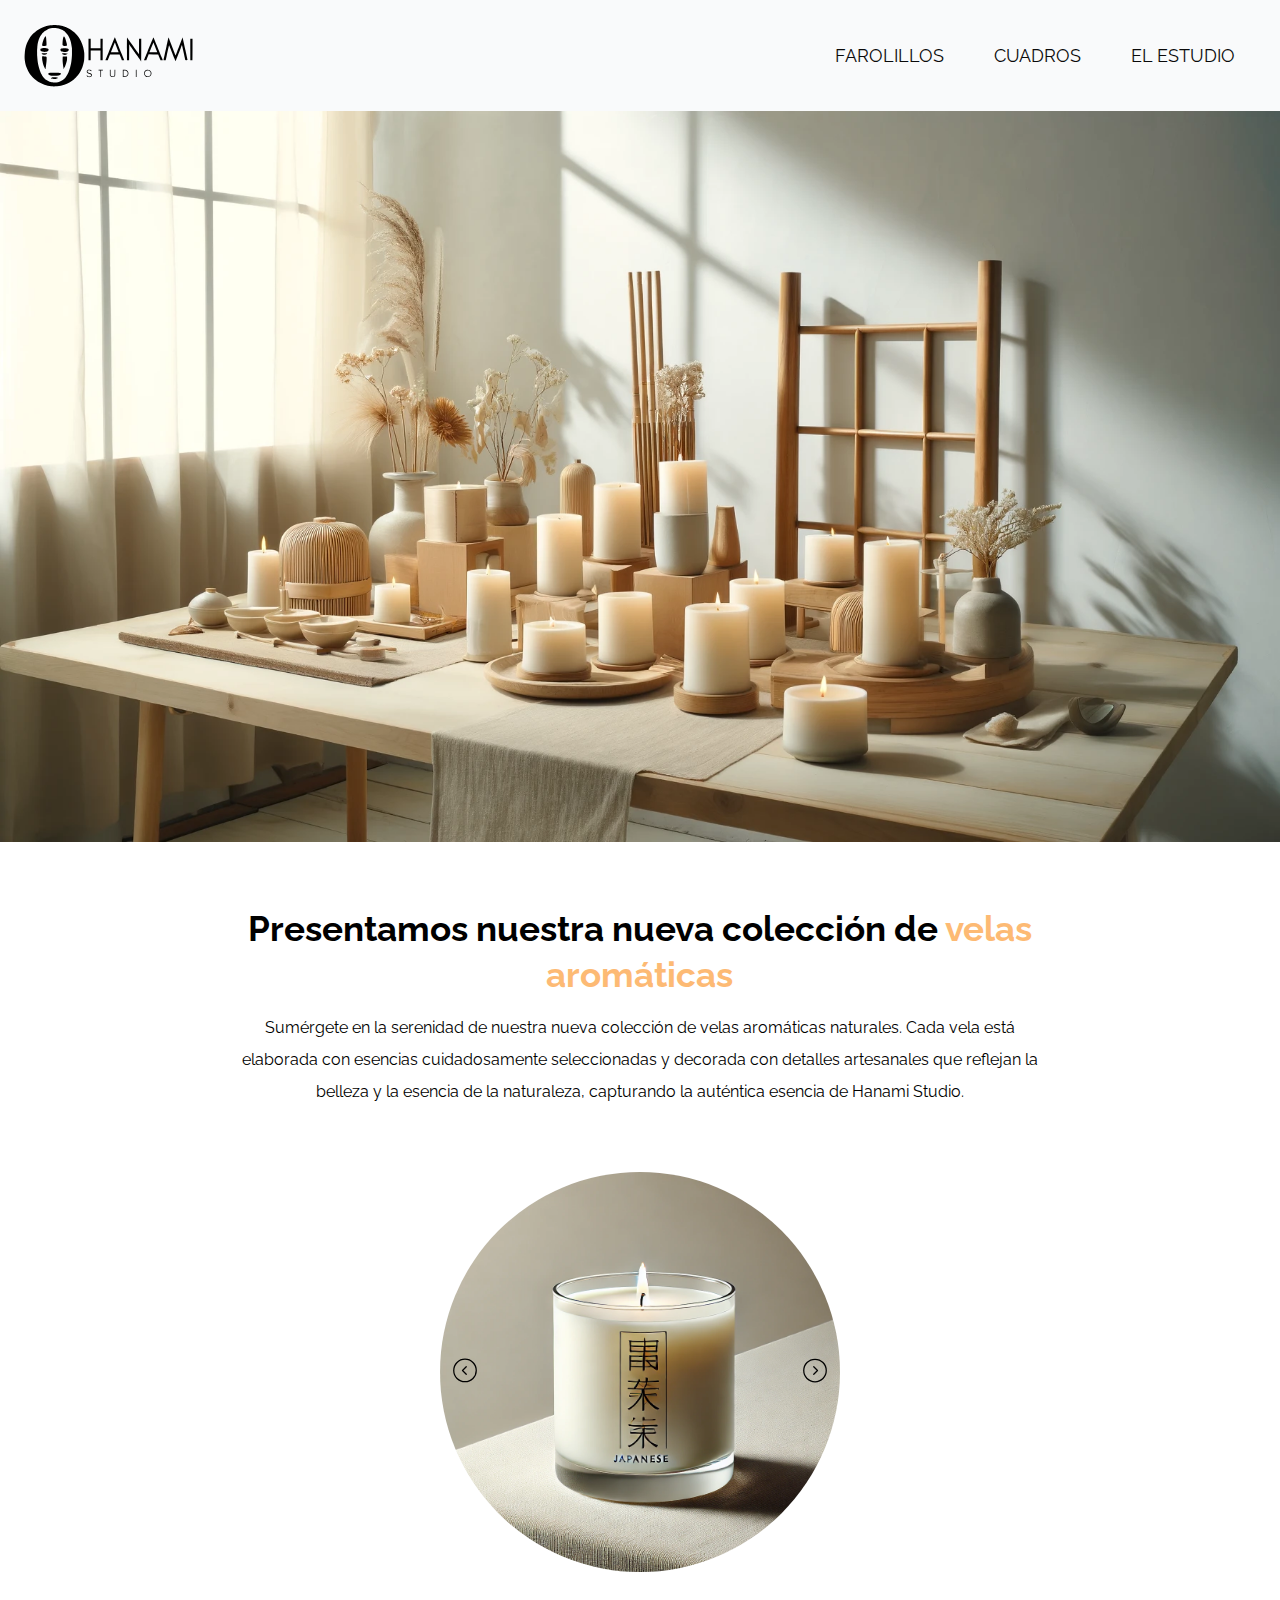
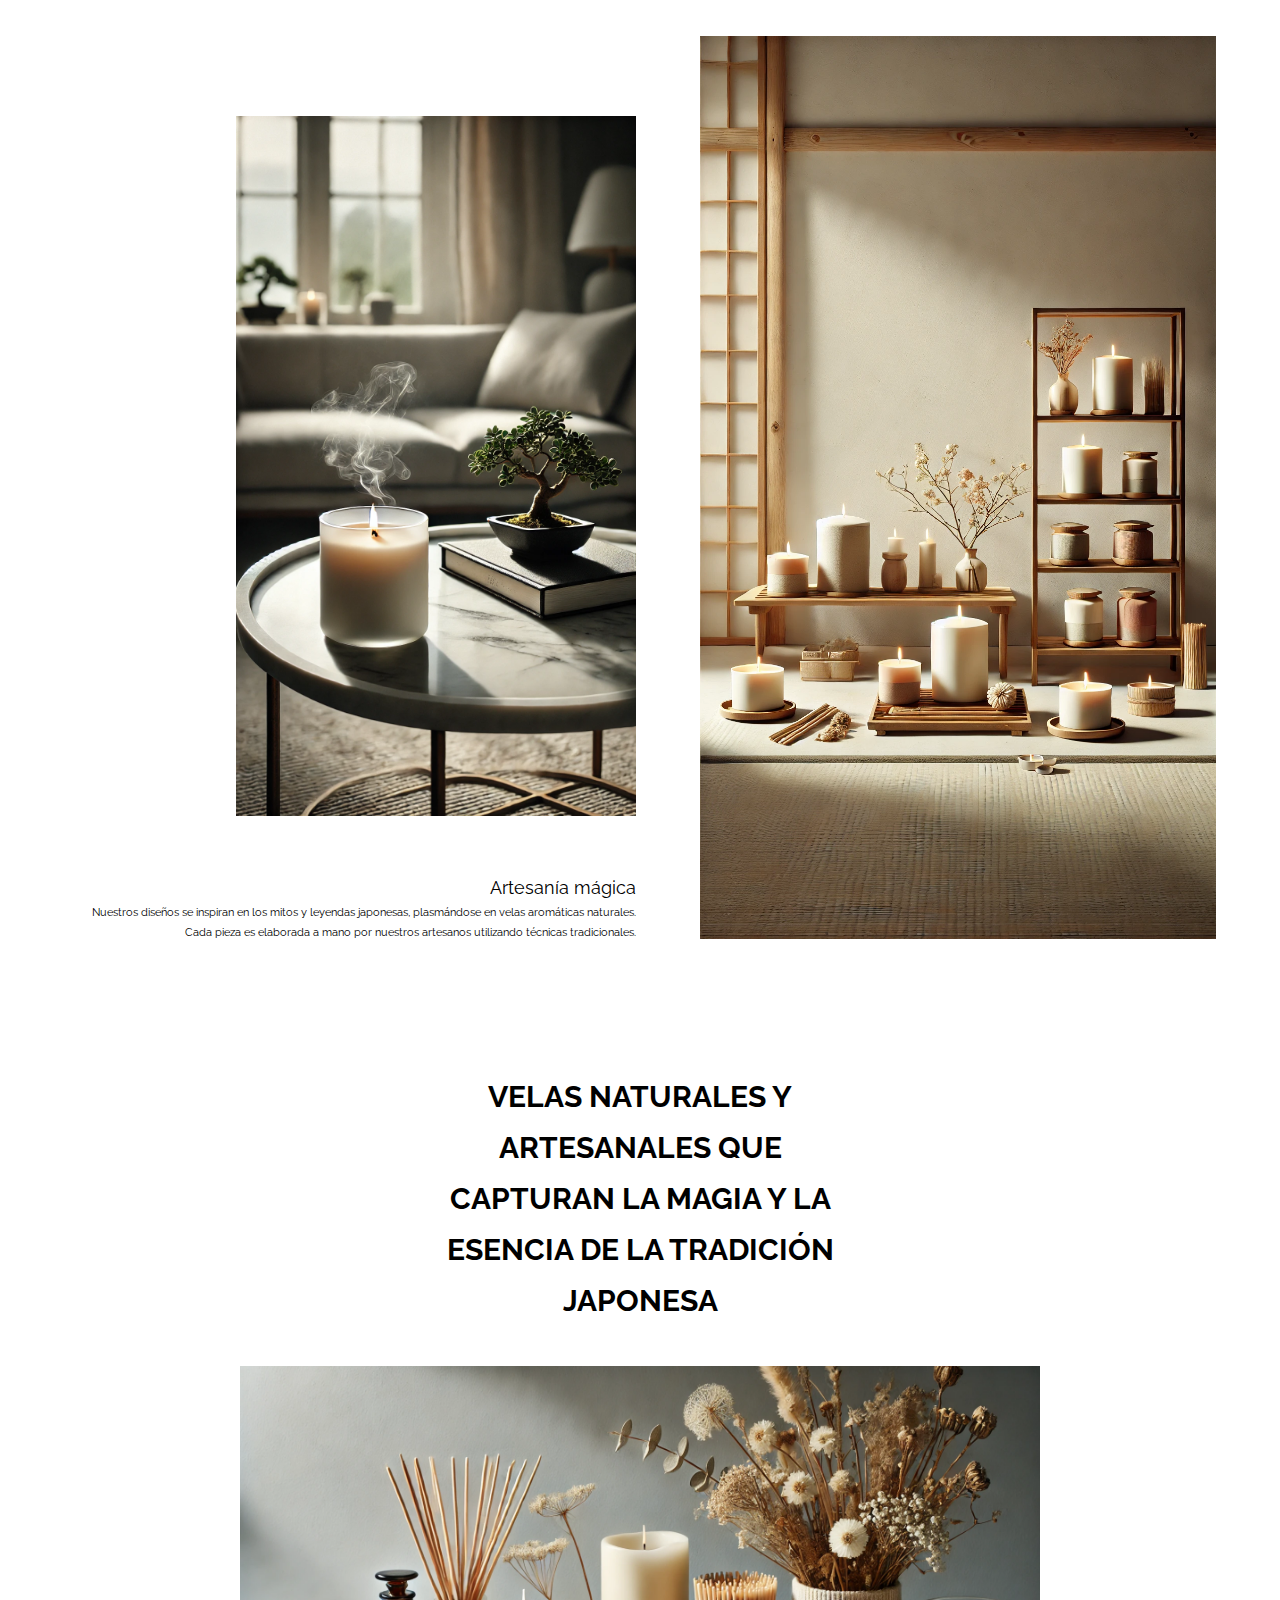
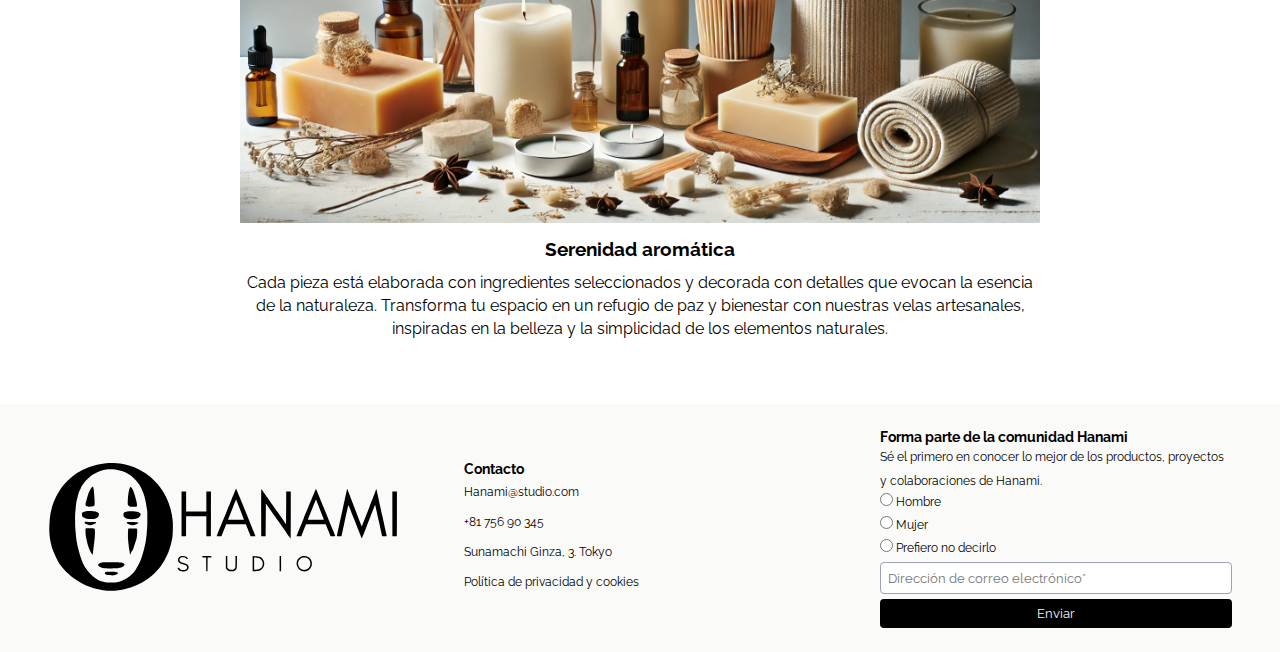
<file: velas.html>
<!DOCTYPE html>
<html lang="es">

<head>
    <meta charset="UTF-8">
    <meta name="viewport" content="width=device-width, initial-scale=1.0">
    <title>Velas</title>
    <link rel="stylesheet" href="css/index.css">
    <link rel="preconnect" href="https://fonts.googleapis.com">
    <link rel="preconnect" href="https://fonts.gstatic.com" crossorigin>
    <link href="https://fonts.googleapis.com/css2?family=Raleway:ital,wght@0,100..900;1,100..900&display=swap" rel="stylesheet">
    <script defer src="js/index.js"></script>
</head>

<body>
    <!--HEADER-->
    <header class="header__nobackground">
        <div class="header__overlay-nobackground">
            <div class="header__logo">
                <a style="display: flex; justify-content: center;" href="index.html">
                    <img class="header__logo__img" src="assets/logo__hanamistudio.svg" alt="Logo Hanami Studio">
                </a>
            </div>
            <nav class="header__menu">
                <ul class="header__menu__links">
                    <li class="header__menu__links__link"><a href="farolillos.html">Farolillos</a></li>
                    <li class="header__menu__links__link"><a href="cuadros.html">Cuadros</a></li>
                    <li class="header__menu__links__link"><a href="estudio.html">El Estudio</a></li>
                </ul>
                <button class="header__menu__toggle" aria-label="Abrir menú">
                    <svg xmlns="http://www.w3.org/2000/svg" class="icon icon-tabler icon-tabler-menu-2" width="30"
                        height="30" viewBox="0 0 24 24" stroke-width="2" stroke="#000000" fill="none"
                        stroke-linecap="round" stroke-linejoin="round">
                        <path stroke="none" d="M0 0h24v24H0z" fill="none" />
                        <path d="M4 6l16 0" />
                        <path d="M4 12l16 0" />
                        <path d="M4 18l16 0" />
                    </svg>
                </button>
            </nav>
        </div>

        <!-- MOBILE MENU -->
        <nav class="header__menu--mobile">
            <button class="header__menu__close" aria-label="Cerrar menú">
                <svg xmlns="http://www.w3.org/2000/svg" class="icon icon-tabler icon-tabler-square-x" width="35"
                    height="35" viewBox="0 0 24 24" stroke-width="1" stroke="#000000" fill="none" stroke-linecap="round"
                    stroke-linejoin="round">
                    <path stroke="none" d="M0 0h24v24H0z" fill="none" />
                    <path d="M3 5a2 2 0 0 1 2 -2h14a2 2 0 0 1 2 2v14a2 2 0 0 1 -2 2h-14a2 2 0 0 1 -2 -2v-14z" />
                    <path d="M9 9l6 6m0 -6l-6 6" />
                </svg>
            </button>
            <ul class="header__menu__links--mobile">
                <li class="header__menu__links__link"><a href="index.html"><svg xmlns="http://www.w3.org/2000/svg"
                            class="icon icon-tabler icon-tabler-home" width="44" height="44" viewBox="0 0 24 24"
                            stroke-width="1" stroke="#000000" fill="none" stroke-linecap="round"
                            stroke-linejoin="round">
                            <path stroke="none" d="M0 0h24v24H0z" fill="none" />
                            <path d="M5 12l-2 0l9 -9l9 9l-2 0" />
                            <path d="M5 12v7a2 2 0 0 0 2 2h10a2 2 0 0 0 2 -2v-7" />
                            <path d="M9 21v-6a2 2 0 0 1 2 -2h2a2 2 0 0 1 2 2v6" />
                        </svg></a></li>
                <li class="header__menu__links__link"><a href="farolillos.html">Farolillos</a></li>
                <li class="header__menu__links__link"><a href="cuadros.html">Cuadros</a></li>
                <li class="header__menu__links__link"><a href="estudio.html">El Estudio</a></li>
            </ul>
        </nav>
    </header>

    <!--BANNER-->
    <div class="banner">
        <picture>
            <img class="banner__img" src="assets/velas__background.webp" alt="velas encendidas encima de una mesa">
        </picture>
    </div>

    <!--TEXTO INTRODUCTORIO VELAS-->
    <section class="introduction">
        <div class="introduction__container">
            <h1 class="introduction__title">Presentamos nuestra nueva colección de <span style="color:#fdba74">velas aromáticas</span></h1>
            <p class="introduction__text">Sumérgete en la serenidad de nuestra nueva colección de velas aromáticas naturales. Cada vela está elaborada con esencias cuidadosamente seleccionadas y decorada con detalles artesanales que reflejan la belleza y la esencia de la naturaleza, capturando la auténtica esencia de Hanami Studio.</p>
        </div>
    </section>

    <!-- GALERÍA VELAS -->
    <div class="image-slider">
        <div class="image-slider__container">
            <button class="image-slider__button left" aria-label="imagen anterior">
                <svg xmlns="http://www.w3.org/2000/svg" class="icon icon-tabler icon-tabler-circle-chevron-left"
                    width="30" height="30" viewBox="0 0 24 24" stroke-width="1" stroke="#000000" fill="none"
                    stroke-linecap="round" stroke-linejoin="round">
                    <path stroke="none" d="M0 0h24v24H0z" fill="none" />
                    <path d="M13 15l-3 -3l3 -3" />
                    <path d="M21 12a9 9 0 1 0 -18 0a9 9 0 0 0 18 0z" />
                </svg>
            </button>
            <picture>
                <img class="image-slider__image" src="assets/velas__slider-one.webp"
                    alt="vela blanca con letras japonesas encima de una mesa" loading="lazy">
            </picture>
            <button class="image-slider__button right" aria-label="siguiente imagen">
                <svg xmlns="http://www.w3.org/2000/svg" class="icon icon-tabler icon-tabler-circle-chevron-right"
                    width="30" height="30" viewBox="0 0 24 24" stroke-width="1" stroke="#000000" fill="none"
                    stroke-linecap="round" stroke-linejoin="round">
                    <path stroke="none" d="M0 0h24v24H0z" fill="none" />
                    <path d="M11 9l3 3l-3 3" />
                    <path d="M3 12a9 9 0 1 0 18 0a9 9 0 0 0 -18 0z" />
                </svg>
            </button>
        </div>
    </div>

    <!--IMÁGENES DESCOLOCADAS-->
    <section class="staggered">
        <div class="staggered__container">
            <div class="staggered__bottom">
                <picture>
                    <img class="staggered__bottom-img" src="assets/velas__top.webp" alt="vela encima de una mesa"
                        loading="lazy">
                </picture>
                <div class="staggered__bottom-text">
                    <h2>Artesanía mágica</h2>
                        <p>Nuestros diseños se inspiran en los mitos y leyendas japonesas, plasmándose en velas
                            aromáticas naturales. Cada pieza es elaborada a mano por nuestros artesanos utilizando
                            técnicas tradicionales.</p>
                </div>
            </div>
            <div class="staggered__top">
                <picture>
                    <img class="staggered__top-img" src="assets/velas__bottom.webp" alt="velas apoyadas en el suelo"
                        loading="lazy">
                </picture>
            </div>
        </div>
    </section>

    <!--TEXTO PRINCIPAL-->
    <section class="principal">
        <div class="principal__container">
            <div class="principal__text">
                <p>Velas naturales y artesanales que capturan la magia y la esencia de la tradición japonesa</p>
            </div>
            <div class="principal__img">
                <picture>
                    <img src="assets/velas__principal.webp" alt="materiales naturales para la fabiración de las velas"
                        loading="lazy">
                </picture>
                <div class="principal__img-text">
                    <h3>Serenidad aromática</h3>
                    <p>Cada pieza está elaborada con ingredientes seleccionados y decorada con detalles que evocan la
                        esencia de la naturaleza. Transforma tu espacio en un refugio de paz y bienestar con nuestras
                        velas artesanales, inspiradas en la belleza y la simplicidad de los elementos naturales.</p>
                </div>
            </div>
        </div>
    </section>

    <!-- FOOTER -->
    <footer class="footer">
        <div class="footer__column">
            <div class="footer__logo">
                <img src="assets/logo__hanamistudio.svg" alt="Logo Hanami Studio" loading="lazy">
            </div>
        </div>
        <div class="footer__column">
            <div class="footer__contact">
                <h4>Contacto</h4>
                <ul>
                    <li>Hanami@studio.com</li>
                    <li>+81 756 90 345</li>
                    <li>Sunamachi Ginza, 3. Tokyo</li>
                    <li>Política de privacidad y cookies</li>
                </ul>
            </div>
        </div>
        <div class="footer__column">
            <div class="footer__subscription">
                <h4>Forma parte de la comunidad Hanami</h4>
                <p>Sé el primero en conocer lo mejor de los productos, proyectos y colaboraciones de Hanami.</p>
                <form action="#" method="post">
                    <label><input type="radio" name="gender" value="Hombre"> Hombre</label>
                    <label><input type="radio" name="gender" value="Mujer"> Mujer</label>
                    <label><input type="radio" name="gender" value="Prefiero no decirlo"> Prefiero no decirlo</label>
                    <input type="email" placeholder="Dirección de correo electrónico*" required>
                    <button type="submit">Enviar</button>
                </form>
            </div>
        </div>
    </footer>
</body>

</html>
</file>
<file: css/index.css>
/*RESET Y CARACTERÃSTICAS COMUNES*/

:root {
    --section_spaces: 4em auto;
    --section__width: 1200px;
}

* {
    padding: 0;
    margin: 0;
    box-sizing: border-box;
    font-family: "Raleway", sans-serif;
}

html,
body {
    width: 100%;
    height: 100%;
    margin: 0;
    padding: 0;
}

section {
    margin: 0 auto;
    padding: 4em 0;
    text-align: center;
}

img {
    width: 100%;
    height: auto;
}

ul li {
    list-style: none;
}

/*ESTILOS PARA LOS H1, H2 Y SPAN DE TODA LA WEB*/
h1,
span {
    font-size: 35px;
    font-weight: bold;
    line-height: 1.3em;
}

h2 {
    font-size: 18px;
    font-weight: normal;
}

/*HEADER HOME*/
.header {
    position: relative;
    background-image: url('../assets/background__home.webp');
    background-size: cover;
    background-position: center;
    text-transform: uppercase;
    width: 100%;
    height: 100vh;
    margin: 0 auto;
}

.header__nobackground { /*Secciones sin imagen de fondo*/
    position: relative;
    text-transform: uppercase;
    width: 100%;
    margin: 0 auto;
}

.header__overlay-nobackground {
    display: flex;
    justify-content: space-between;
    background-color: #f9fafb;
    position: relative;
    z-index: 1;
    max-height: 17%;
}

.header__overlay { /*Estilo del overlay del nav de la HOME*/
    display: flex;
    justify-content: space-between;
    background-color: rgba(229, 231, 235, 0.8);
    position: relative;
    z-index: 1;
    max-height: 17%; /*Reducir el tamaño del overlay para que ocupe menos espacio*/
}

.header__logo {
    display: flex;
    padding: 1.5em;
}

.header__logo__img {
    display: flex;
    max-width: 170px;
}

.header__menu {
    display: flex;
    align-items: center;
    gap: 2em;
}

.header__menu__links {
    display: flex;
    flex-direction: row;
    gap: 50px;
    font-size: 18px;
    padding: 2.5em;
}

.header__menu__links__link a {
    display: flex;
    color: #0a0a0a;
    text-decoration: none;
    transition: transform 0.3s ease;
}

.header__menu__links__link a:hover {
    color: #854d0e;
    transform: scale(1.1);
}

.header__menu__toggle {
    display: none;
    background: none;
    border: none;
    font-size: 2em;
    cursor: pointer;
    padding: 2em;
}

/*MENU MOBILE RESPONSIVE*/
.header__menu--mobile {
    display: none;
    position: fixed;
    top: 0; /*Colocar dentro del menú los enlaces a las diferentes secciones de la web*/
    right: 0; /*Colocar dentro del menú los enlaces a las diferentes secciones de la web*/
    padding: 2em;
    max-width: 100%;
    height: 100%;
    background-color: #f8fafc;
    box-shadow: -1px 0 5px rgba(0, 0, 0, 0.5);
    transform: translateX(100%);
    transition: transform 0.3s ease-in-out;
    z-index: 99;
}

.header__menu--mobile.open {
    display: flex;
    transform: translateX(0);
}

.header__menu__close {
    position: absolute;
    top: 20px;
    right: 20px;
    background: none;
    border: none;
    cursor: pointer;
}

.header__menu__links--mobile {
    display: flex;
    flex-direction: column;
    list-style: none;
    text-transform: uppercase;
    padding: 2em;
    gap: 20px;
}

.header__menu__links--mobile .header__menu__links__link a {
    color: #0a0a0a;
    text-decoration: none;
    font-size: 15px;
}

/*ULITMOS PROYECTOS: FAROLILLOS Y CUADROS*/
.proyectos {
    max-width: var(--section__width);
    margin: var(--section_spaces)
}

.proyectos__content {
    display: flex;
    flex-direction: column;
    justify-content: space-between;
    font-size: 15px;
    line-height: 30px;
}

.proyectos__inner {
    display: flex;
    flex: 1;
    margin: 2em;
    align-items: center;
}

.proyectos__inner.right {
    flex: 0.7;
    flex-direction: column;
    justify-content: center;
    gap: 20px;
}

.proyectos__inner-text {
    display: flex;
    flex-direction: column;
    justify-content: space-between;
    text-align: center;
    padding: 2em;
    gap: 20px;
}

.img-vertical {
    max-width: 90%;
}

.img-horizontal {
    max-width: 70%;
}

/*CARRUSEL VELAS*/
.carrussel {
    display: flex;
    flex-direction: column;
    align-items: center;
    padding: 7em;
    gap: 10px;
}

.carrussel__items {
    display: flex;
    justify-content: space-evenly;
    gap: 80px;
    flex-wrap: wrap;
}

.carrussel__item {
    position: relative;
    gap: 40px;
    transition: transform 0.3s ease;
}

.carrussel__item:hover {
    transform: scale(1.4);
    z-index: 40;
}

.carrussel__btn {
    margin: 20px auto;
    padding: 10px 60px;
    font-size: 16px;
    cursor: pointer;
    border: none;
    text-decoration: none;
    background-color: #0c0a09;
    border-radius: 2em;
    color: #f1f5f9;
    text-transform: uppercase;
}

.carrussel__btn:hover {
    background-color: #f1f5f9;
    color: #0c0a09;
}

/*SLIDER*/
.slider {
    position: relative;
    overflow: hidden;
    margin: 0;
}

.slider__container {
    display: flex;
    transition: transform 0.5s ease-in-out;
}

.slider__img {
    min-width: 100%;
    transition: opacity 1s;
}

.slider__img img {
    width: 100%;
    display: block;
}

/*ESTILO DE LAS SECCIONES: VELAS, FAROLILLOS Y CUADROS*/
/*BANNER PRINCIPAL*/
.banner__img {
    display: block;
    width: 100%;
    height: auto;
}

/*INTRODUCTION*/
.introduction {
    display: flex;
    justify-content: center;
    padding: 4em;
}

.introduction__container {
    display: flex;
    flex-direction: column;
    justify-content: center;
    align-items: center;
    gap: 15px;
    text-align: center;
    line-height: 2em;
    width: 50%;
}

/*GALERIA*/
.image-slider {
    position: relative;
    width: 100%;
    max-width: 400px;
    margin: 0 auto;
    padding: 0 0 5em;
    text-align: center;
}

.image-slider__container {
    position: relative;
}

.image-slider__image {
    height: auto;
    display: block;
    border-radius: 20em;
}

.image-slider__button {
    position: absolute;
    top: 50%;
    transform: translateY(-50%);
    background: none;
    border: none;
    cursor: pointer;
}

.image-slider__button.left {
    left: 10px;
}

.image-slider__button.right {
    right: 10px;
}

.image-slider__button svg:hover {
    stroke: #f1f5f9;
}

/*IMAGENES ESCALONADAS*/
.staggered {
    display: flex;
    padding: 4em;
}

.staggered__container {
    display: flex;
    justify-content: center;
    gap: 4em;
}

.staggered__top {
    display: flex;
    max-width: 800px;
}

.staggered__top-img {
    margin: -80px 0px 0px 0px;
    max-width: 900px;
}

.staggered__bottom {
    display: flex;
    justify-content: space-between;
    flex-direction: column;
    align-items: end;
}

.staggered__bottom-img {
    max-width: 400px;
}

.staggered__bottom-text {
    display: flex;
    flex-direction: column;
    align-items: end;
    text-align: end;
    font-size: 11px;
    gap: 5px;
    line-height: 20px;
}

/*PRINCIPAL TEXT*/
.principal {
    display: flex;
    flex-direction: column;
    justify-content: center;
    padding: 4em;
}

.principal__container {
    display: flex;
    flex-direction: column;
    align-items: center;
    gap: 40px;
}

.principal__text {
    display: flex;
    justify-content: center;
    align-items: center;
    font-size: 40px;
    text-align: center;
    max-width: 15em;
    font-weight: bold;
    line-height: 1.7em;
    text-transform: uppercase;
}

.principal__img-text {
    display: flex;
    flex-direction: column;
    text-align: center;
    max-width: 800px;
    gap: 10px;
    margin-top: 15px;
    font-size: 12px;
    line-height: 23px;
    font-size: 14px;
}

.principal__img img {
    display: flex;
    max-width: 800px;
}

/*MODIFICACIONES DE ALGUNAS SECCIONES DEL HTML "EL ESTUDIO"*/
.row {
    display: flex;
    justify-content: center;
    align-items: start;
    text-align: left;
    gap: 40px;
    width: 100%;
    height: auto;
}

/*FOOTER COMÚN PARA TODA LA WEB*/
.footer {
    display: flex;
    flex-direction: column;
    justify-content: space-between;
    gap: 16px;
    font-size: 12px;
    background-color: #fafaf9;
    padding: 2em;
}

.footer__column {
    flex: 1;
    padding: 0 2em;
}

.footer__logo img {
    max-width: 100%;
    height: auto;
}

.footer__contact,
.footer__subscription {
    display: flex;
    flex-direction: column;
}

.footer__contact h4,
.footer__subscription h4 {
    font-size: 1.2em;
}

.footer__contact li {
    line-height: 2.5;
}

.footer__subscription p {
    line-height: 2em;
}

.footer__subscription form {
    display: flex;
    flex-direction: column;
    line-height: 1.5em;
    gap: 5px;
}

.footer__subscription input {
    padding: 0.5em;
    border: 0.4px solid #9ca3af;
    border-radius: 4px;
    cursor: pointer;
}

.footer__subscription button {
    padding: 0.5em;
    background-color: black;
    color: #f1f5f9;
    border: none;
    border-radius: 4px;
    cursor: pointer;
}

.footer__subscription button:hover {
    background-color: #f1f5f9;
    color: #0c0a09;
}

/* MEDIA QUERIES PARA EL RESPONSIVE GENERAL*/
@media (min-width: 600px) {
    .proyectos__content {
        flex-direction: row;
    }

    .staggered {
        flex-direction: column;
    }
}

@media (min-width: 768px) {
    .introduction__container {
        width: 70%;
    }

    .footer {
        flex-direction: row;
        align-items: center;
    }

    .footer__logo img {
        width: auto;
    }
}

@media (min-width: 992px) {
    .header__overlay {
        max-height: 20%;
    }

    .proyectos__content {
        font-size: 18px;
    }

    .principal__text {
        font-size: 30px;
    }

    .principal__img-text {
        font-size: 16px;
    }
}

/*MEDIA QUERIES PARA FUNCIONAMIENTO DEL MENU MOBILE RESPONSIVE*/
@media (max-width: 800px) {
    .header__menu__links {
        display: none;
    }

    .header__menu__toggle {
        display: block;
    }
}
</file>
